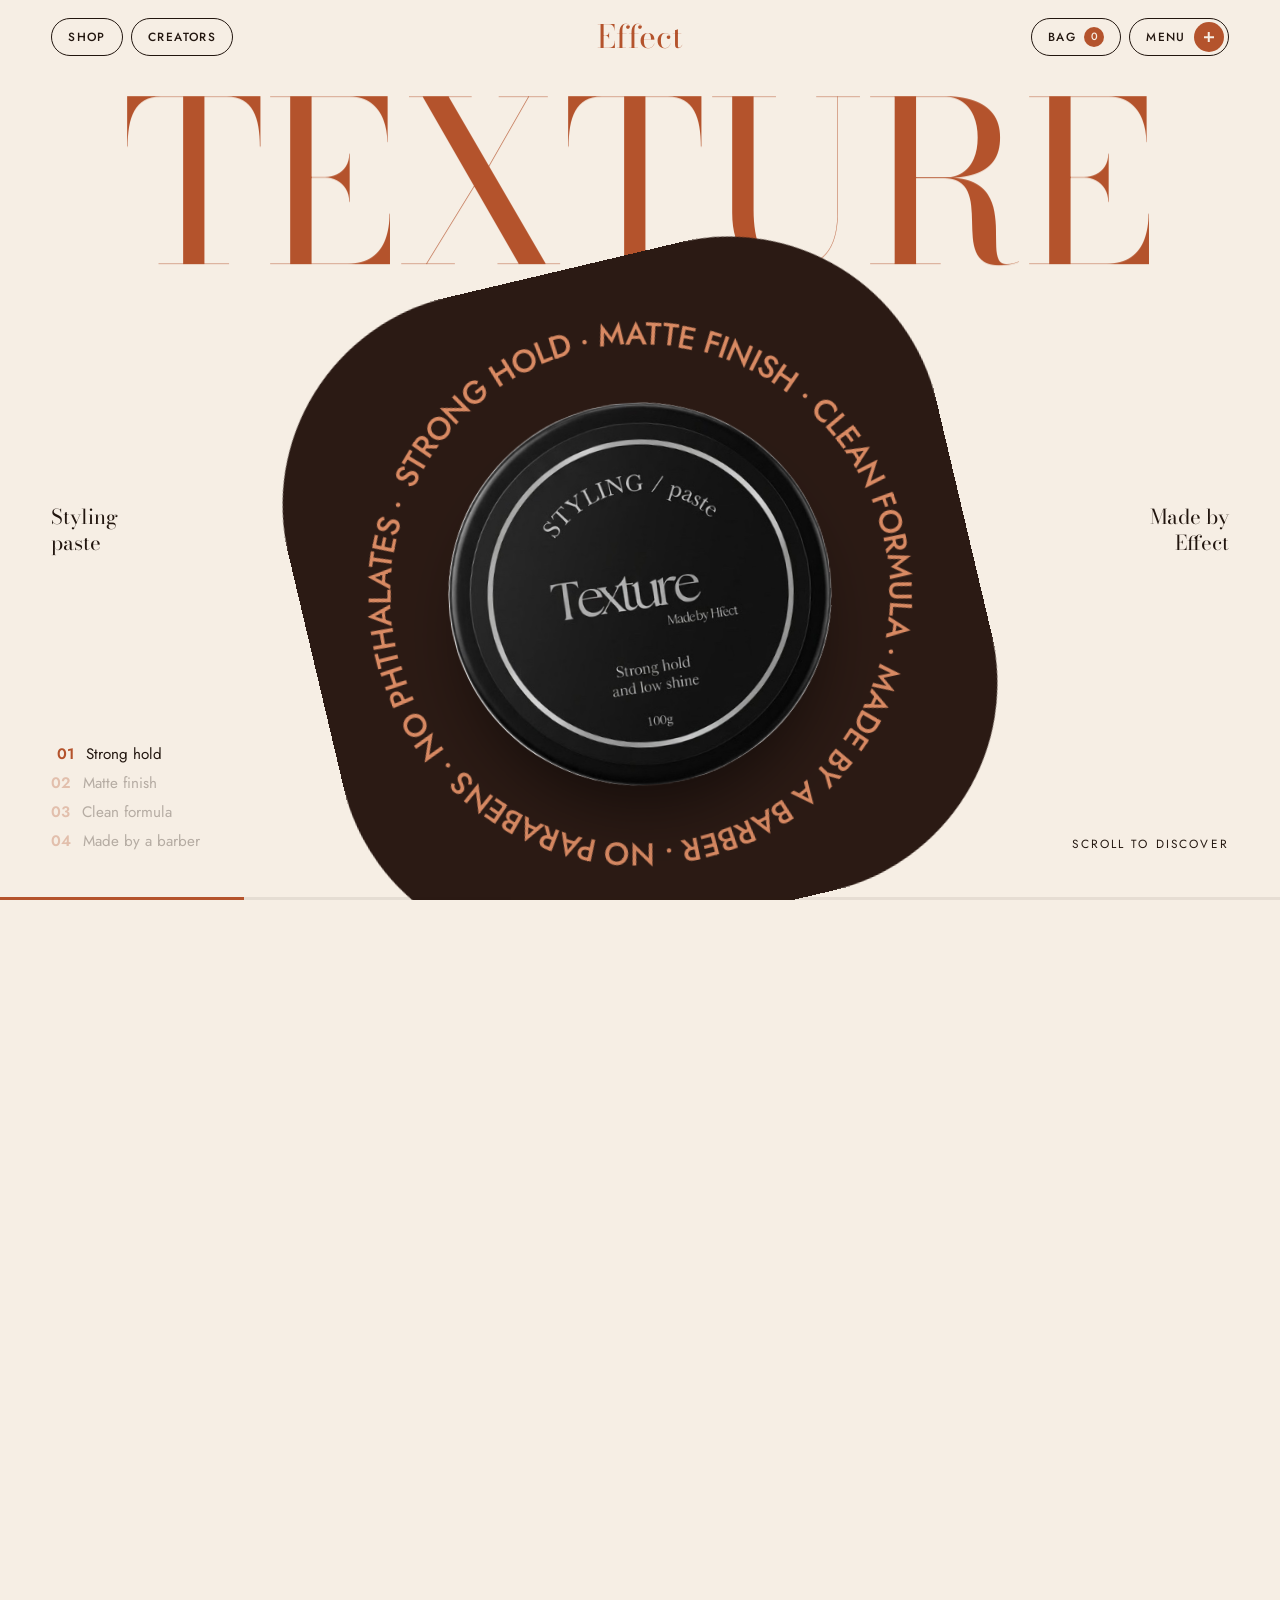
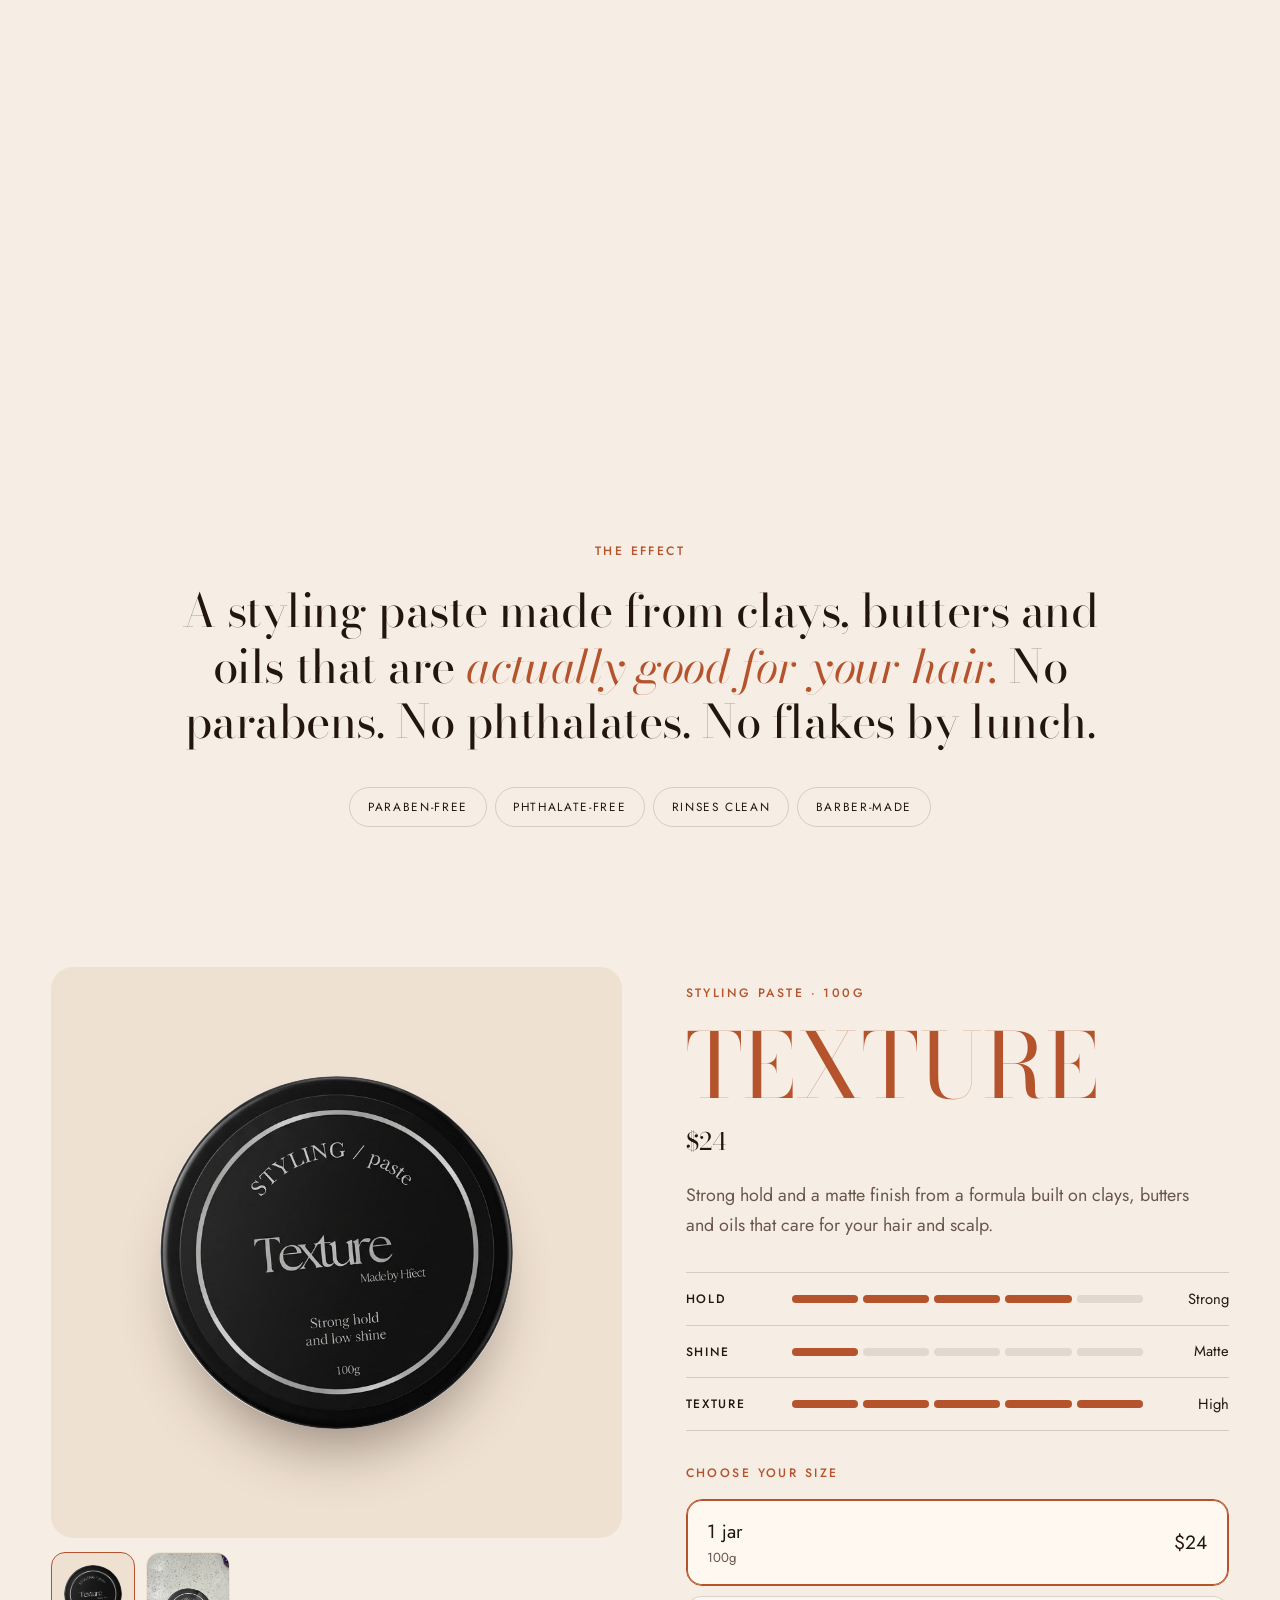
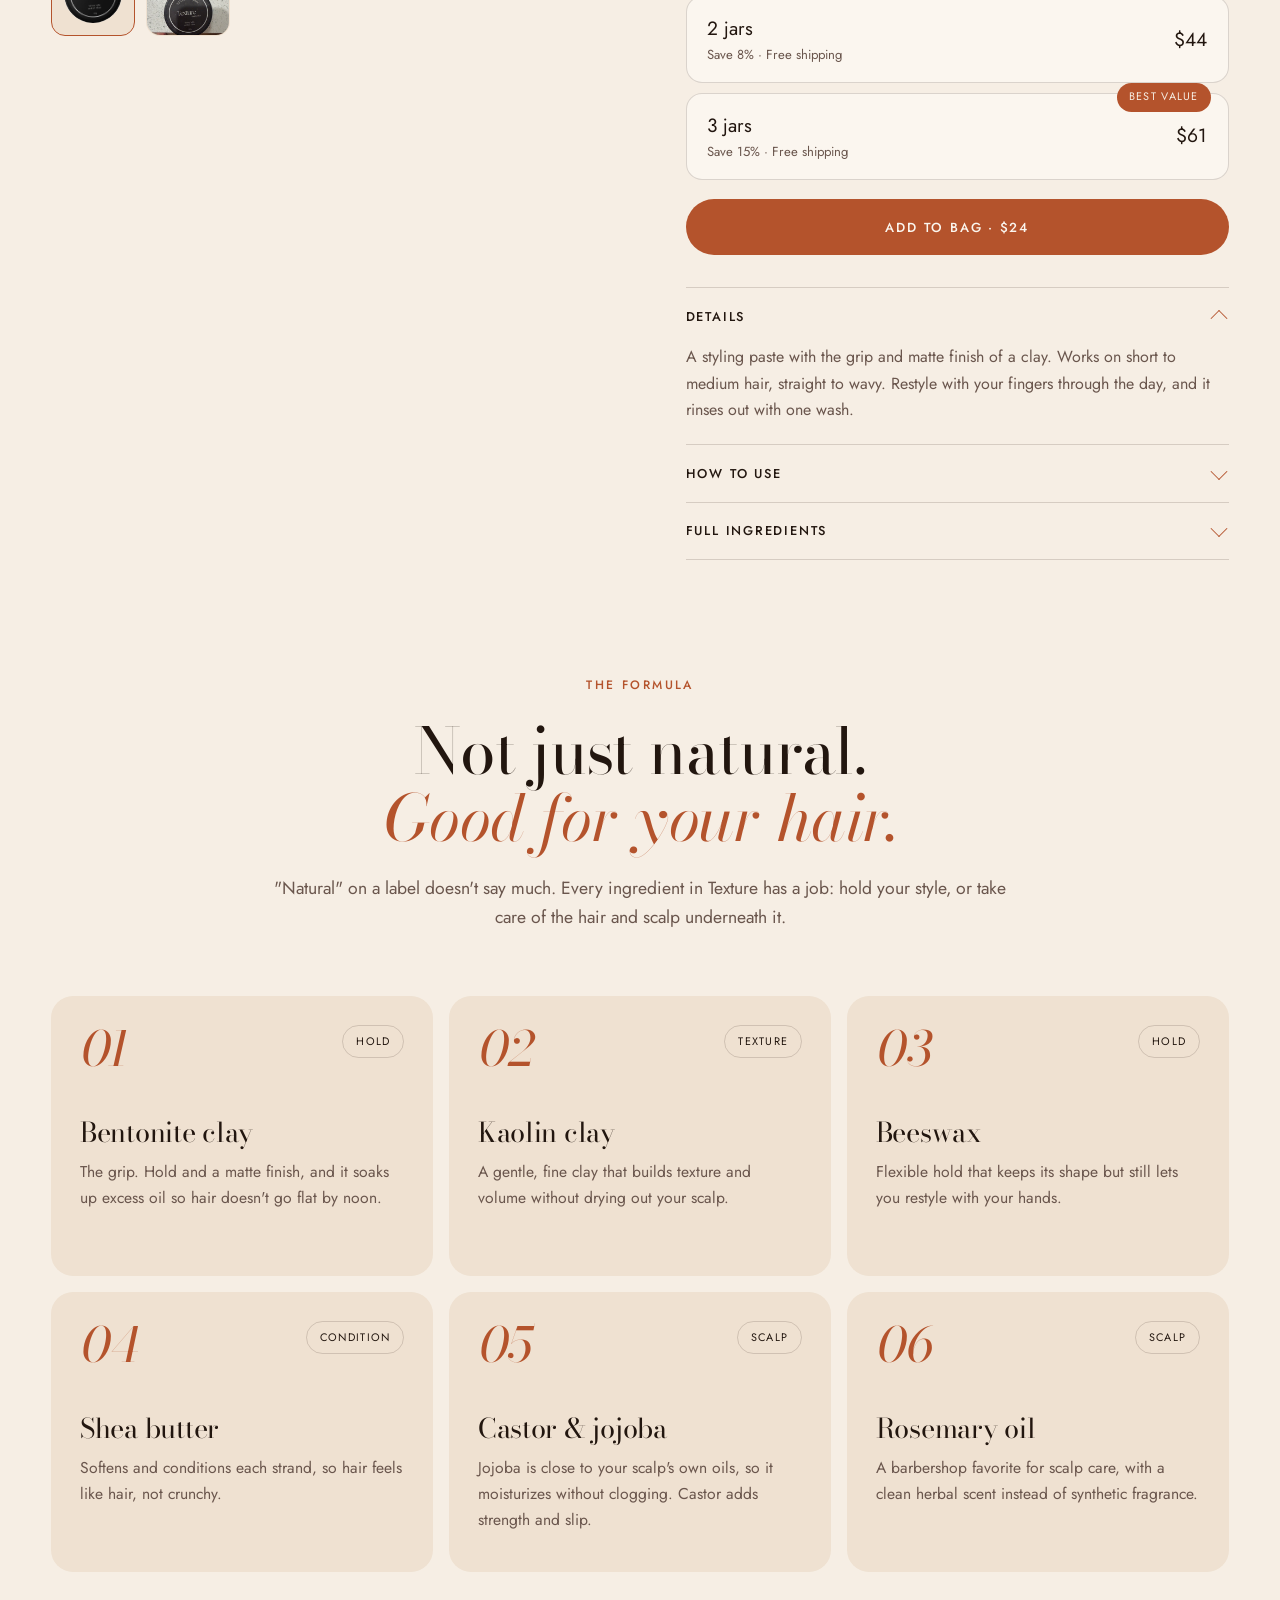
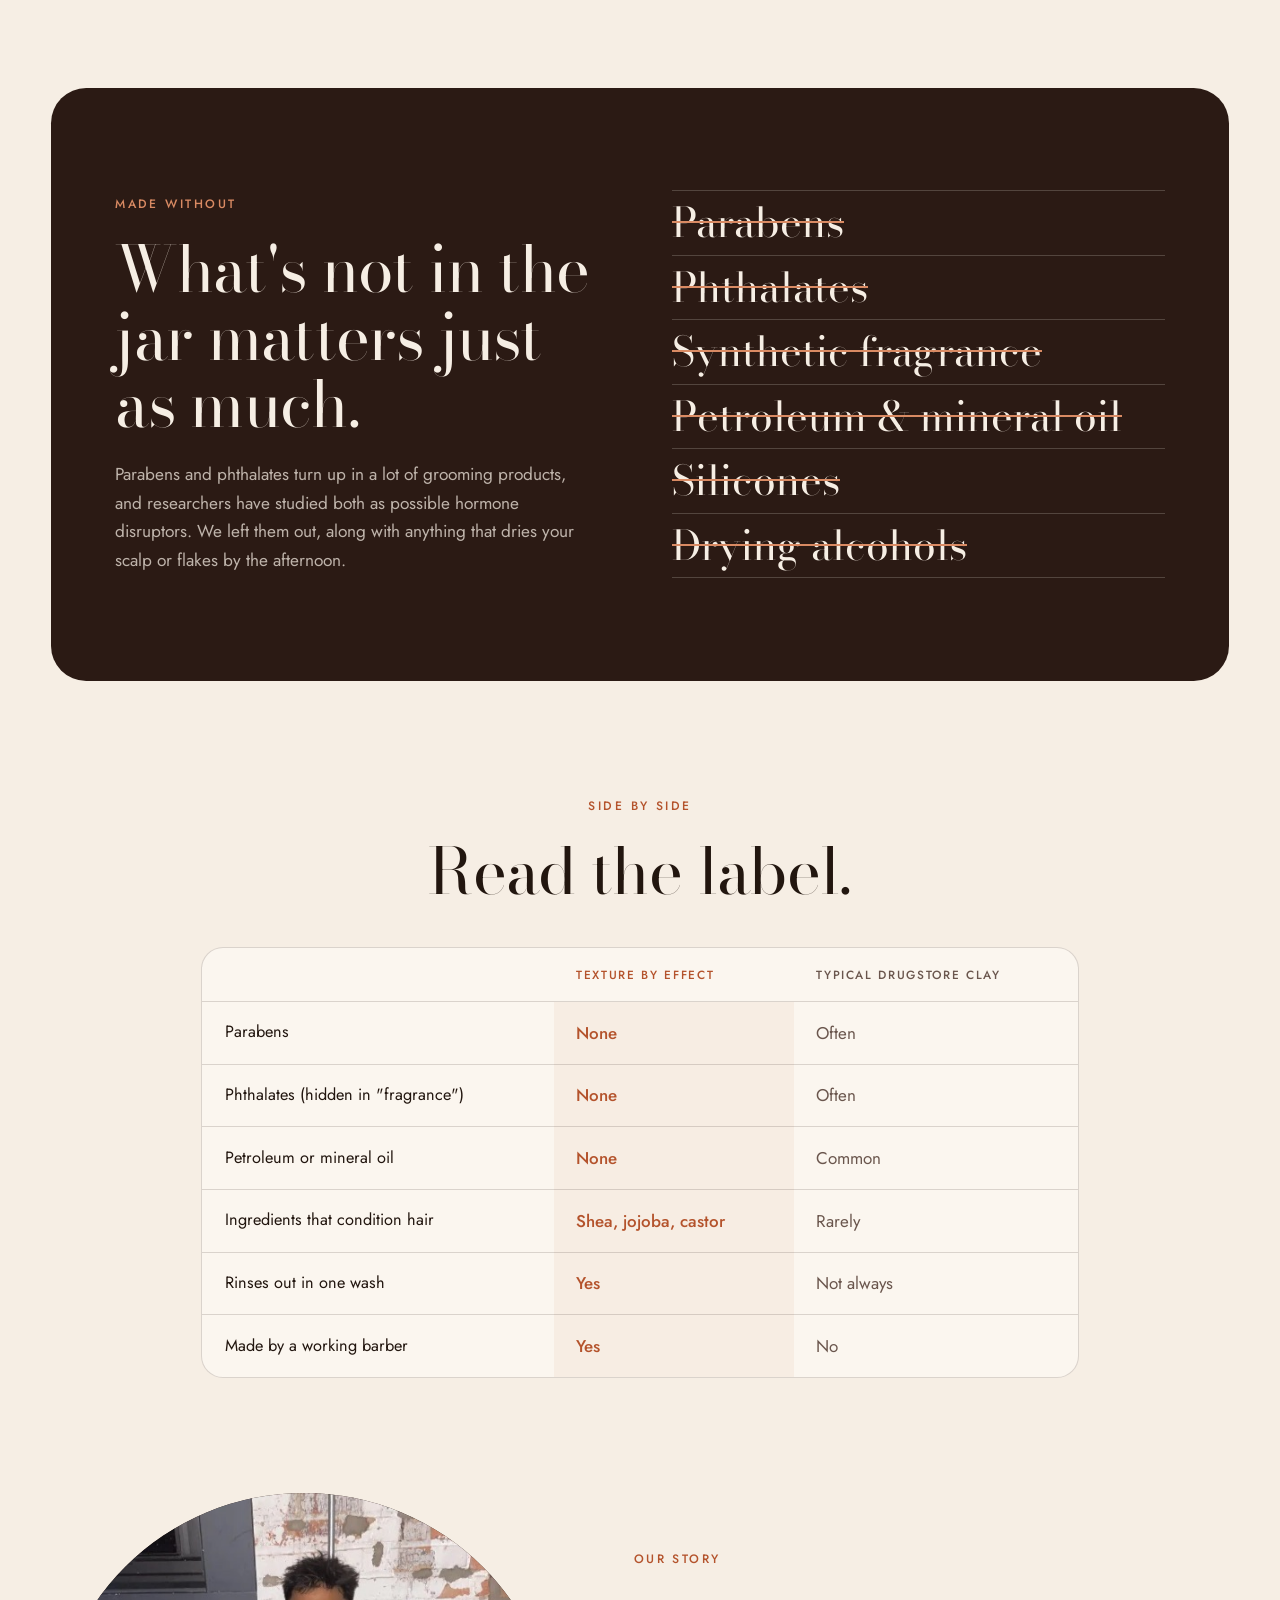
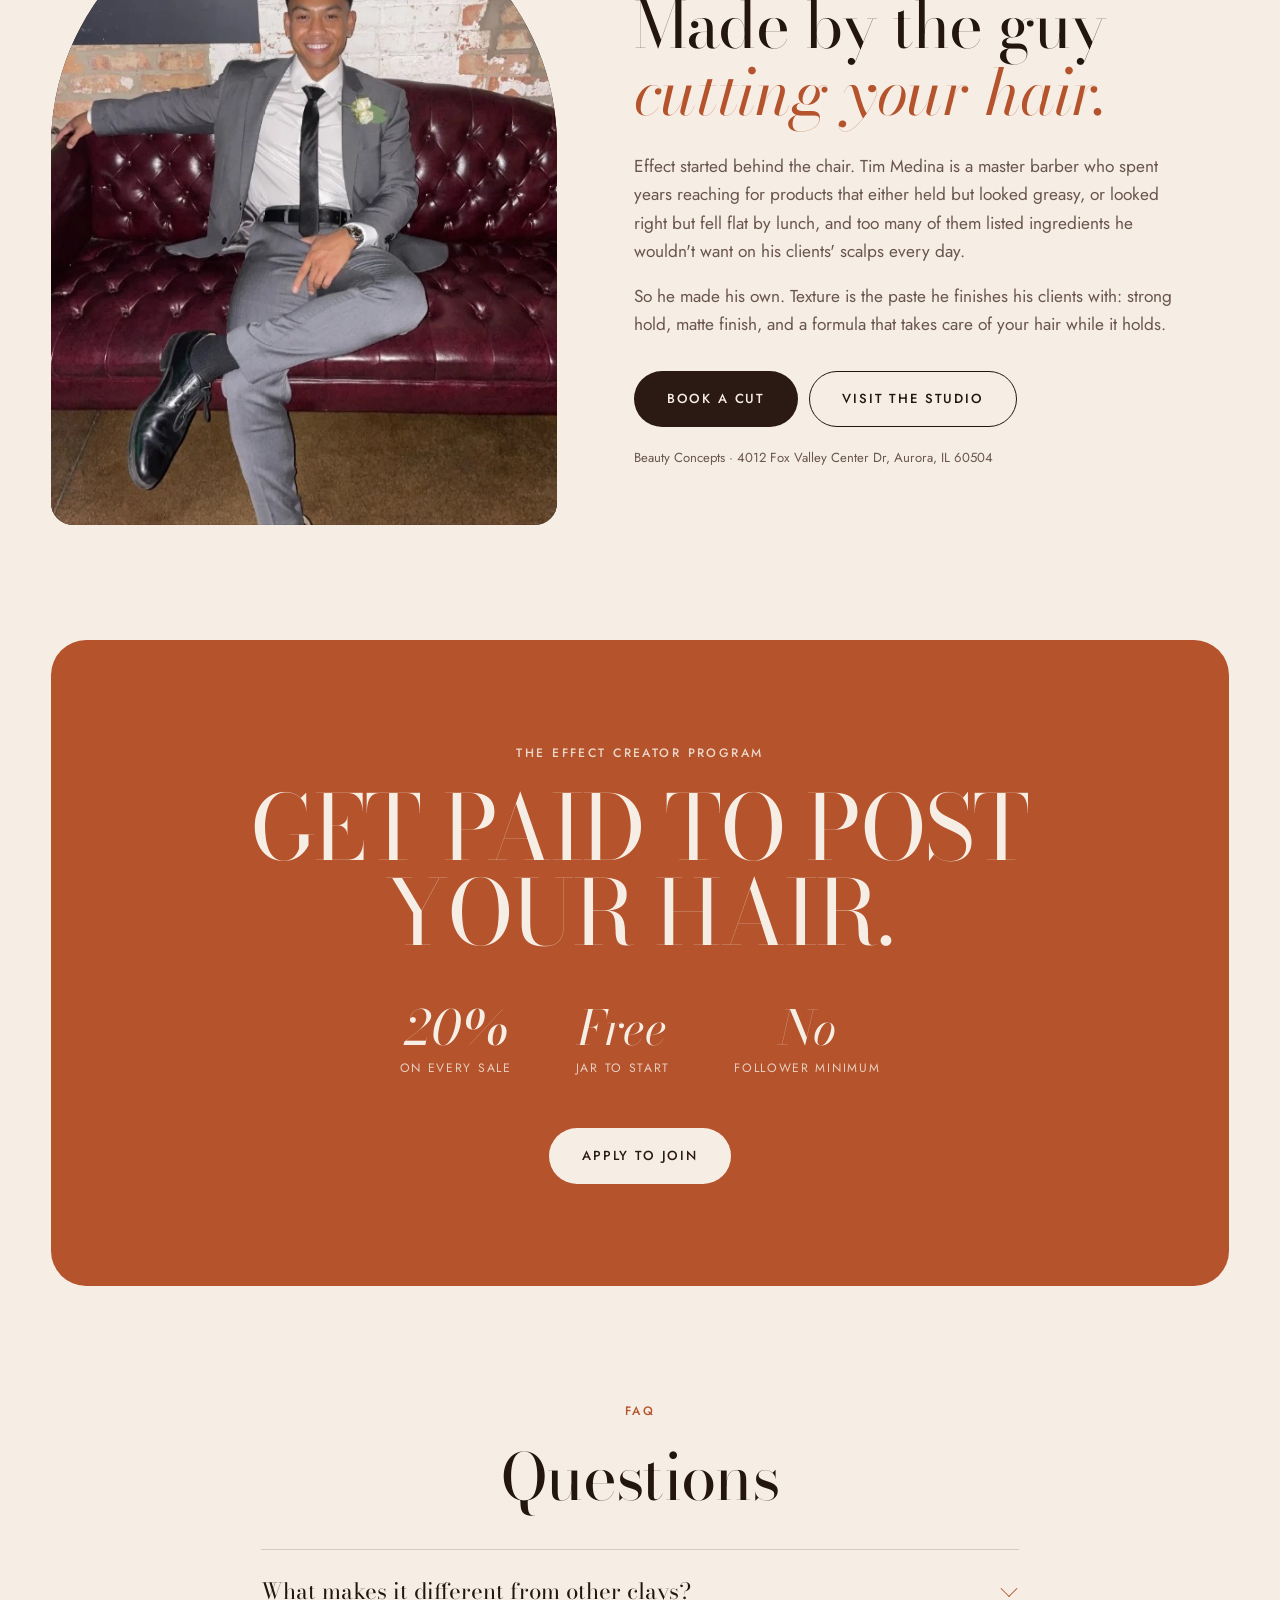
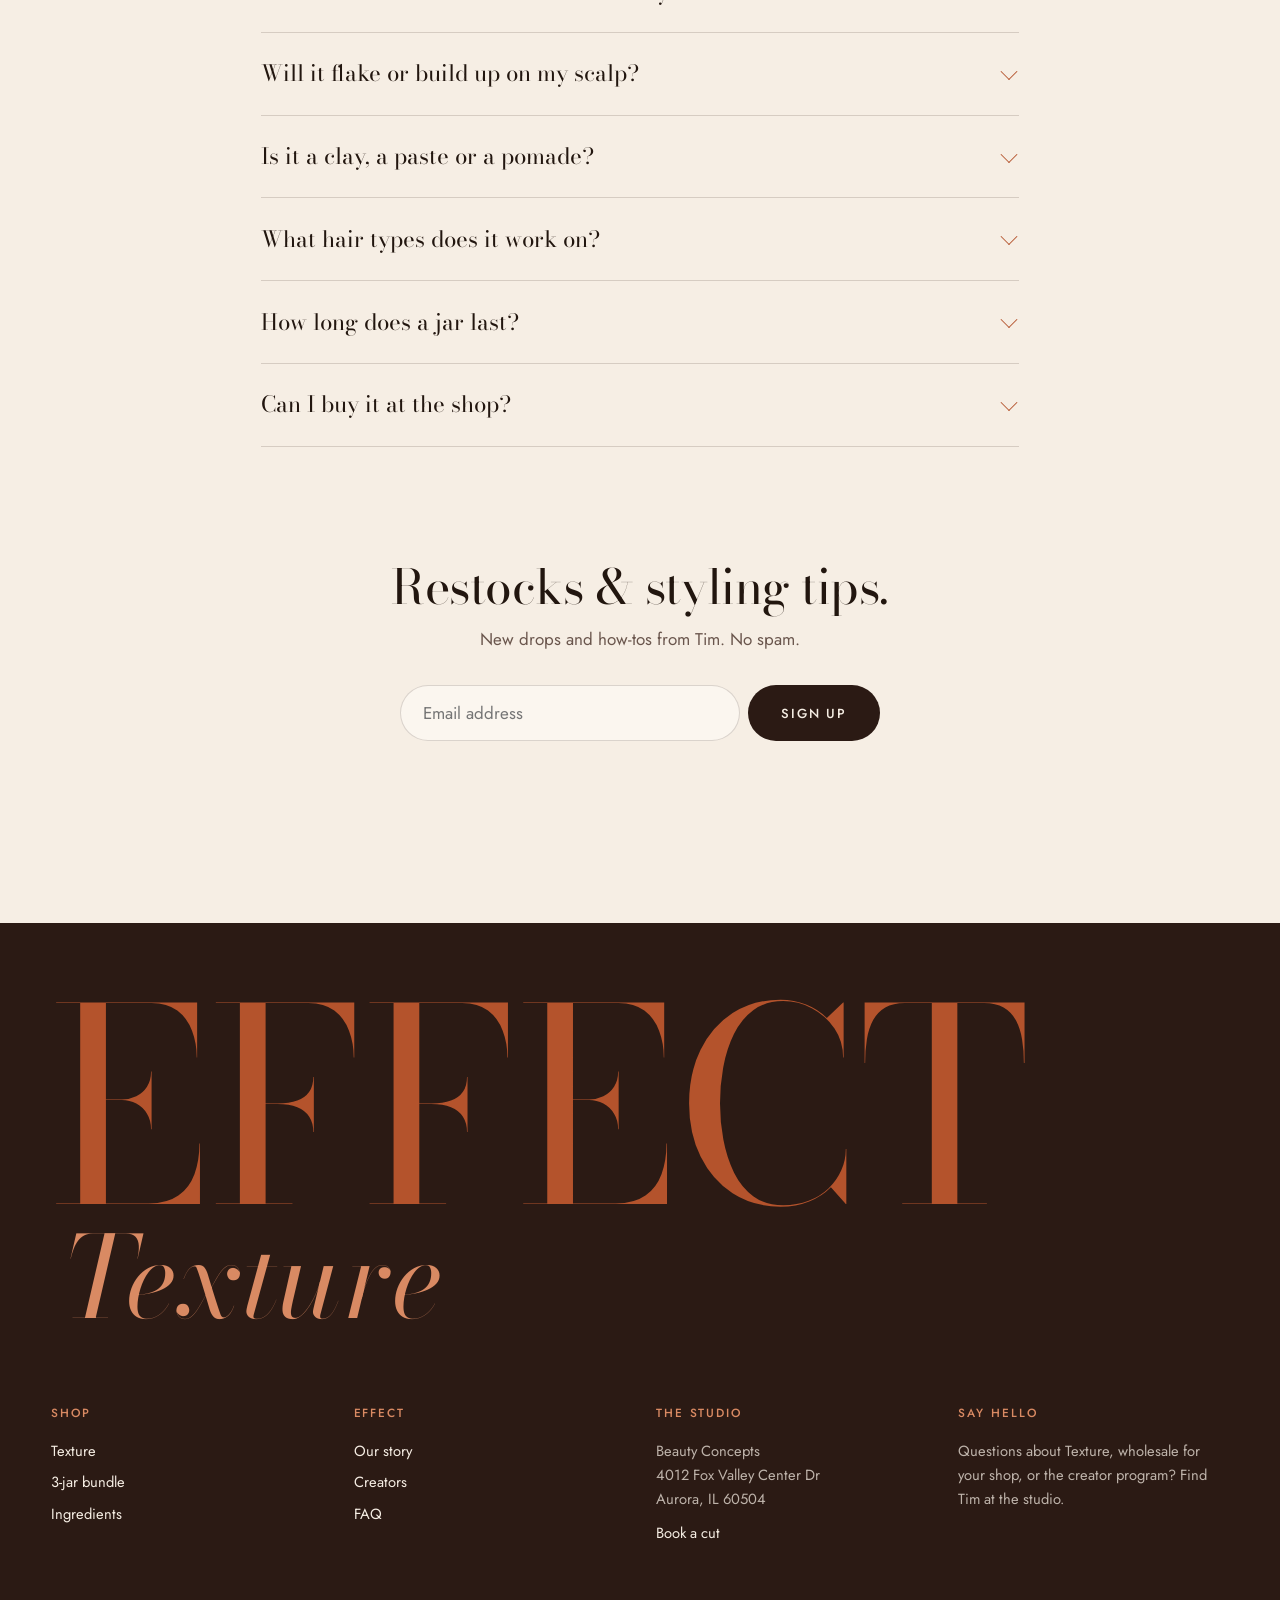
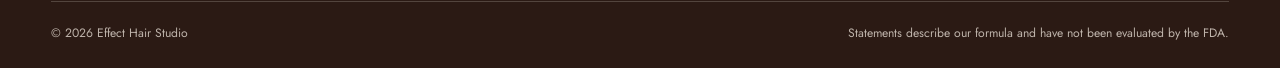
<file: site/index.html>
<!DOCTYPE html>
<html lang="en">
<head>
  <meta charset="UTF-8">
  <meta name="viewport" content="width=device-width, initial-scale=1.0">
  <title>Texture Styling Paste | Effect</title>
  <meta name="description" content="Texture styling paste by Effect. Strong hold, matte finish, made without parabens or phthalates. Created by master barber Tim Medina.">
  <meta property="og:title" content="Texture Styling Paste | Effect">
  <meta property="og:description" content="Strong hold, matte finish, and ingredients that are actually good for your hair. Made by a barber.">
  <meta property="og:image" content="images/texture-jar.jpg">
  <link rel="preconnect" href="https://fonts.googleapis.com">
  <link rel="preconnect" href="https://fonts.gstatic.com" crossorigin>
  <link href="https://fonts.googleapis.com/css2?family=Bodoni+Moda:ital,opsz,wght@0,6..96,400..700;1,6..96,400..700&family=Jost:wght@400;500;600&display=swap" rel="stylesheet">
  <link rel="stylesheet" href="css/styles.css?v=3">
</head>
<body>

  <header class="hdr">
    <div class="hdr-left">
      <a href="#shop" class="pill">Shop</a>
      <a href="creators.html" class="pill pill-hide-sm">Creators</a>
    </div>
    <a href="index.html" class="hdr-logo" aria-label="Effect home">Effect</a>
    <div class="hdr-right">
      <button class="pill cart-btn" aria-label="Open bag">Bag <span class="cart-count">0</span></button>
      <button class="pill pill-dot menu-btn" aria-expanded="false" aria-controls="menu"><span class="menu-label">Menu</span><i aria-hidden="true"></i></button>
    </div>
  </header>

  <nav class="menu" id="menu" aria-label="Main" hidden>
    <ol class="menu-list">
      <li><a href="#shop"><span>01</span>Shop</a></li>
      <li><a href="#formula"><span>02</span>Ingredients</a></li>
      <li><a href="#story"><span>03</span>Our story</a></li>
      <li><a href="creators.html"><span>04</span>Creators</a></li>
      <li><a href="#faq"><span>05</span>FAQ</a></li>
    </ol>
    <p class="menu-foot">Effect Hair Studio · Aurora, IL</p>
  </nav>

  <main id="top">

    <!-- Scroll hero: the jar spins over the rounded shape as you scroll.
         Frame mode still works: add data-frame-count / data-frame-path. -->
    <section class="hero" id="hero">
      <div class="hero-stage">
        <h1 class="hero-title"><span>Texture</span></h1>
        <p class="hero-side hero-side-l">Styling<br>paste</p>
        <p class="hero-side hero-side-r">Made by<br>Effect</p>

        <div class="hero-art">
          <div class="hero-shape" aria-hidden="true">
            <svg class="hero-ring" viewBox="0 0 400 400">
              <defs><path id="ring" d="M200,200 m-150,0 a150,150 0 1,1 300,0 a150,150 0 1,1 -300,0"/></defs>
              <text><textPath href="#ring" textLength="935" lengthAdjust="spacing">Strong hold · Matte finish · Clean formula · Made by a barber · No parabens · No phthalates ·</textPath></text>
            </svg>
          </div>
          <div class="hero-jar">
            <img class="fsh-canvas" src="images/jar-disc.jpg" alt="Effect Texture styling paste jar, 100g" draggable="false">
          </div>
        </div>

        <ol class="hero-steps" aria-hidden="true">
          <li class="is-on"><b>01</b> Strong hold</li>
          <li><b>02</b> Matte finish</li>
          <li><b>03</b> Clean formula</li>
          <li><b>04</b> Made by a barber</li>
        </ol>
        <p class="hero-hint">Scroll to discover</p>
        <div class="hero-progress"><span></span></div>
      </div>
    </section>

    <!-- Intro statement -->
    <section class="intro">
      <p class="label">The Effect</p>
      <p class="intro-text">A styling paste made from clays, butters and oils that are <em>actually good for your hair.</em> No parabens. No phthalates. No flakes by lunch.</p>
      <ul class="intro-tags">
        <li>Paraben-free</li><li>Phthalate-free</li><li>Rinses clean</li><li>Barber-made</li>
      </ul>
    </section>

    <!-- Product -->
    <section id="shop" class="pdp">
      <div class="pdp-gallery">
        <div class="pdp-main"><img class="pdp-main-img" src="images/jar-disc.jpg" alt="Texture styling paste, 100g jar"></div>
        <div class="pdp-thumbs">
          <button class="pdp-thumb is-active" data-src="images/jar-disc.jpg" data-fit="disc" aria-label="Studio photo"><img src="images/jar-disc.jpg" alt=""></button>
          <button class="pdp-thumb" data-src="images/texture-jar-phone.jpg" data-fit="photo" aria-label="Jar photo"><img src="images/texture-jar-phone.jpg" alt=""></button>
        </div>
      </div>

      <div class="pdp-info">
        <p class="label">Styling paste · 100g</p>
        <h2 class="pdp-title">Texture</h2>
        <p class="pdp-price"><span class="js-price">$24</span><s class="js-compare"></s></p>
        <p class="pdp-lede">Strong hold and a matte finish from a formula built on clays, butters and oils that care for your hair and scalp.</p>

        <dl class="meters">
          <div><dt>Hold</dt><dd class="meter" style="--n:4"><i></i><i></i><i></i><i></i><i></i></dd><dd class="meter-v">Strong</dd></div>
          <div><dt>Shine</dt><dd class="meter" style="--n:1"><i></i><i></i><i></i><i></i><i></i></dd><dd class="meter-v">Matte</dd></div>
          <div><dt>Texture</dt><dd class="meter" style="--n:5"><i></i><i></i><i></i><i></i><i></i></dd><dd class="meter-v">High</dd></div>
        </dl>

        <fieldset class="variants">
          <legend class="label">Choose your size</legend>
          <label class="variant">
            <input type="radio" name="variant" value="single" data-name="Texture · 1 jar" data-price="24" data-compare="" checked>
            <span class="variant-body"><span class="variant-name">1 jar</span><span class="variant-note">100g</span><span class="variant-price">$24</span></span>
          </label>
          <label class="variant">
            <input type="radio" name="variant" value="duo" data-name="Texture · 2 jars" data-price="44" data-compare="48">
            <span class="variant-body"><span class="variant-name">2 jars</span><span class="variant-note">Save 8% · Free shipping</span><span class="variant-price">$44</span></span>
          </label>
          <label class="variant" id="bundle">
            <input type="radio" name="variant" value="kit" data-name="Texture · 3 jars" data-price="61" data-compare="72">
            <span class="variant-body"><span class="variant-name">3 jars</span><span class="variant-note">Save 15% · Free shipping</span><span class="variant-price">$61</span></span>
            <span class="variant-flag">Best value</span>
          </label>
        </fieldset>

        <button class="btn btn-clay btn-block add-to-cart">Add to bag · <span class="js-btn-price">$24</span></button>

        <div class="pdp-acc">
          <details open>
            <summary>Details</summary>
            <p>A styling paste with the grip and matte finish of a clay. Works on short to medium hair, straight to wavy. Restyle with your fingers through the day, and it rinses out with one wash.</p>
          </details>
          <details>
            <summary>How to use</summary>
            <ol class="howto">
              <li>Start with dry or towel-dried hair.</li>
              <li>Warm a fingertip's worth between your palms.</li>
              <li>Rake it through from back to front, roots to ends.</li>
              <li>Twist and piece with your fingers. Add more for extra hold.</li>
            </ol>
          </details>
          <details>
            <summary>Full ingredients</summary>
            <!-- PLACEHOLDER: replace with Tim's actual ingredient list from the label -->
            <p>Bentonite clay, kaolin clay, beeswax, shea butter, castor oil, jojoba oil, rosemary oil.</p>
          </details>
        </div>
      </div>
    </section>

    <!-- Formula. PLACEHOLDER INGREDIENTS: swap for Tim's actual formula before launch. -->
    <section id="formula" class="formula">
      <div class="formula-head">
        <p class="label">The formula</p>
        <h2>Not just natural.<br><em>Good for your hair.</em></h2>
        <p>"Natural" on a label doesn't say much. Every ingredient in Texture has a job: hold your style, or take care of the hair and scalp underneath it.</p>
      </div>
      <ol class="ing-grid">
        <li><span class="ing-no">01</span><span class="ing-role">Hold</span><h3>Bentonite clay</h3><p>The grip. Hold and a matte finish, and it soaks up excess oil so hair doesn't go flat by noon.</p></li>
        <li><span class="ing-no">02</span><span class="ing-role">Texture</span><h3>Kaolin clay</h3><p>A gentle, fine clay that builds texture and volume without drying out your scalp.</p></li>
        <li><span class="ing-no">03</span><span class="ing-role">Hold</span><h3>Beeswax</h3><p>Flexible hold that keeps its shape but still lets you restyle with your hands.</p></li>
        <li><span class="ing-no">04</span><span class="ing-role">Condition</span><h3>Shea butter</h3><p>Softens and conditions each strand, so hair feels like hair, not crunchy.</p></li>
        <li><span class="ing-no">05</span><span class="ing-role">Scalp</span><h3>Castor &amp; jojoba</h3><p>Jojoba is close to your scalp's own oils, so it moisturizes without clogging. Castor adds strength and slip.</p></li>
        <li><span class="ing-no">06</span><span class="ing-role">Scalp</span><h3>Rosemary oil</h3><p>A barbershop favorite for scalp care, with a clean herbal scent instead of synthetic fragrance.</p></li>
      </ol>
    </section>

    <!-- Made without -->
    <section class="without">
      <div class="without-copy">
        <p class="label label-clay">Made without</p>
        <h2>What's not in the jar matters just as much.</h2>
        <p>Parabens and phthalates turn up in a lot of grooming products, and researchers have studied both as possible hormone disruptors. We left them out, along with anything that dries your scalp or flakes by the afternoon.</p>
      </div>
      <ul class="without-list">
        <li>Parabens</li>
        <li>Phthalates</li>
        <li>Synthetic fragrance</li>
        <li>Petroleum &amp; mineral oil</li>
        <li>Silicones</li>
        <li>Drying alcohols</li>
      </ul>
    </section>

    <!-- Comparison -->
    <section class="compare">
      <p class="label">Side by side</p>
      <h2>Read the label.</h2>
      <div class="table-wrap">
        <table>
          <thead>
            <tr><th scope="col"><span class="sr-only">Feature</span></th><th scope="col" class="us">Texture by Effect</th><th scope="col">Typical drugstore clay</th></tr>
          </thead>
          <tbody>
            <tr><th scope="row">Parabens</th><td class="us">None</td><td>Often</td></tr>
            <tr><th scope="row">Phthalates (hidden in "fragrance")</th><td class="us">None</td><td>Often</td></tr>
            <tr><th scope="row">Petroleum or mineral oil</th><td class="us">None</td><td>Common</td></tr>
            <tr><th scope="row">Ingredients that condition hair</th><td class="us">Shea, jojoba, castor</td><td>Rarely</td></tr>
            <tr><th scope="row">Rinses out in one wash</th><td class="us">Yes</td><td>Not always</td></tr>
            <tr><th scope="row">Made by a working barber</th><td class="us">Yes</td><td>No</td></tr>
          </tbody>
        </table>
      </div>
    </section>

    <!-- Story -->
    <section id="story" class="story">
      <div class="story-media">
        <img src="images/tim-medina.jpg" alt="Tim Medina, master barber and founder of Effect" loading="lazy">
      </div>
      <div class="story-copy">
        <p class="label">Our story</p>
        <h2>Made by the guy <em>cutting your hair.</em></h2>
        <p>Effect started behind the chair. Tim Medina is a master barber who spent years reaching for products that either held but looked greasy, or looked right but fell flat by lunch, and too many of them listed ingredients he wouldn't want on his clients' scalps every day.</p>
        <p>So he made his own. Texture is the paste he finishes his clients with: strong hold, matte finish, and a formula that takes care of your hair while it holds.</p>
        <div class="story-ctas">
          <a href="https://www.effecthairstudios.com/book" class="btn btn-dark" target="_blank" rel="noopener">Book a cut</a>
          <a href="https://www.effecthairstudios.com/" class="btn btn-ghost" target="_blank" rel="noopener">Visit the studio</a>
        </div>
        <p class="story-loc">Beauty Concepts · 4012 Fox Valley Center Dr, Aurora, IL 60504</p>
      </div>
    </section>

    <!-- Creators -->
    <section class="band">
      <p class="label label-cream">The Effect Creator Program</p>
      <h2>Get paid to post your hair.</h2>
      <ul class="band-stats">
        <li><strong>20%</strong><span>on every sale</span></li>
        <li><strong>Free</strong><span>jar to start</span></li>
        <li><strong>No</strong><span>follower minimum</span></li>
      </ul>
      <a href="creators.html" class="btn btn-cream">Apply to join</a>
    </section>

    <!-- FAQ -->
    <section id="faq" class="faq-wrap">
      <p class="label">FAQ</p>
      <h2>Questions</h2>
      <div class="faq">
        <details>
          <summary>What makes it different from other clays?</summary>
          <p>Most styling products only think about hold. Texture is made from ingredients that also condition your hair and scalp, and it's made without parabens, phthalates, petroleum or silicones.</p>
        </details>
        <details>
          <summary>Will it flake or build up on my scalp?</summary>
          <p>No. It's made to rinse out with one wash using regular shampoo, so nothing builds up on your scalp or turns into white flakes during the day.</p>
        </details>
        <details>
          <summary>Is it a clay, a paste or a pomade?</summary>
          <p>A styling paste with a clay-like matte finish: the grip of a clay, the easy spread of a paste, and none of the wet shine of a pomade.</p>
        </details>
        <details>
          <summary>What hair types does it work on?</summary>
          <p>Short to medium hair, straight to wavy. Great for textured crops, quiffs, messy fringes and side parts. Thick hair may need a little more.</p>
        </details>
        <details>
          <summary>How long does a jar last?</summary>
          <p>With daily use, most people get about two to three months out of a 100g jar.</p>
        </details>
        <details>
          <summary>Can I buy it at the shop?</summary>
          <p>Yes. Ask Tim at your next appointment at Beauty Concepts in Aurora, IL.</p>
        </details>
      </div>
    </section>

    <section class="newsletter">
      <h2>Restocks &amp; styling tips.</h2>
      <p>New drops and how-tos from Tim. No spam.</p>
      <form class="news-form">
        <label for="email" class="sr-only">Email address</label>
        <input id="email" type="email" placeholder="Email address" required>
        <button class="btn btn-dark" type="submit">Sign up</button>
      </form>
      <p class="news-msg" role="status"></p>
    </section>

  </main>

  <footer class="footer">
    <p class="footer-mark" aria-hidden="true">EFFECT<em>Texture</em></p>
    <div class="footer-grid">
      <div>
        <h4>Shop</h4>
        <a href="#shop">Texture</a>
        <a href="#bundle">3-jar bundle</a>
        <a href="#formula">Ingredients</a>
      </div>
      <div>
        <h4>Effect</h4>
        <a href="#story">Our story</a>
        <a href="creators.html">Creators</a>
        <a href="#faq">FAQ</a>
      </div>
      <div>
        <h4>The studio</h4>
        <p>Beauty Concepts<br>4012 Fox Valley Center Dr<br>Aurora, IL 60504</p>
        <a href="https://www.effecthairstudios.com/book" target="_blank" rel="noopener">Book a cut</a>
      </div>
      <div>
        <h4>Say hello</h4>
        <p>Questions about Texture, wholesale for your shop, or the creator program? Find Tim at the studio.</p>
      </div>
    </div>
    <div class="footer-bottom">
      <p>&copy; <span id="year"></span> Effect Hair Studio</p>
      <p>Statements describe our formula and have not been evaluated by the FDA.</p>
    </div>
  </footer>

  <div class="overlay" hidden></div>
  <aside class="cart" aria-label="Your bag" aria-hidden="true">
    <div class="cart-head">
      <h3>Your bag <span class="cart-items-label">(0)</span></h3>
      <button class="cart-close" aria-label="Close bag">×</button>
    </div>
    <div class="cart-ship">
      <p class="ship-msg">Add 2 jars for free shipping</p>
      <div class="ship-bar"><span></span></div>
    </div>
    <ul class="cart-list"></ul>
    <div class="cart-foot">
      <div class="cart-total"><span>Subtotal</span><strong class="cart-sum">$0</strong></div>
      <button class="btn btn-clay btn-block checkout">Checkout</button>
      <p class="cart-note"></p>
    </div>
  </aside>

  <script src="js/main.js?v=3"></script>
</body>
</html>
</file>
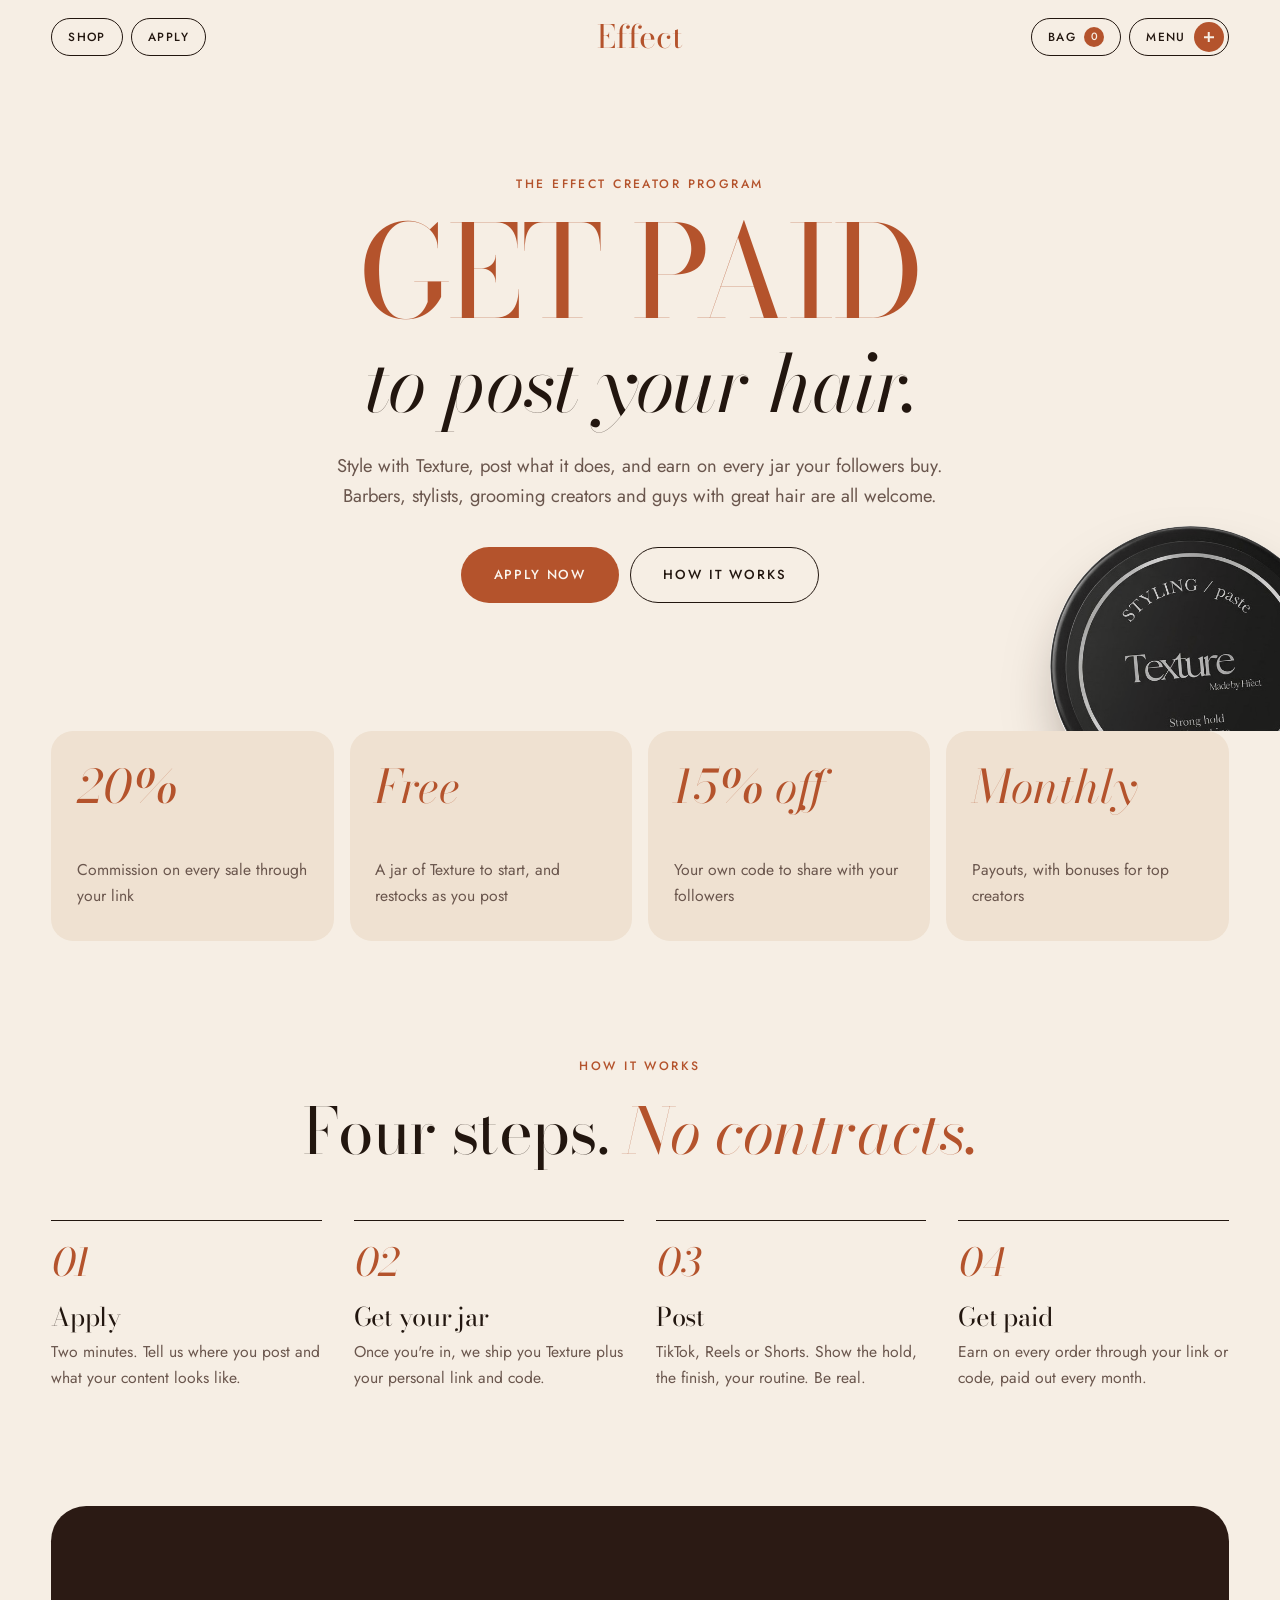
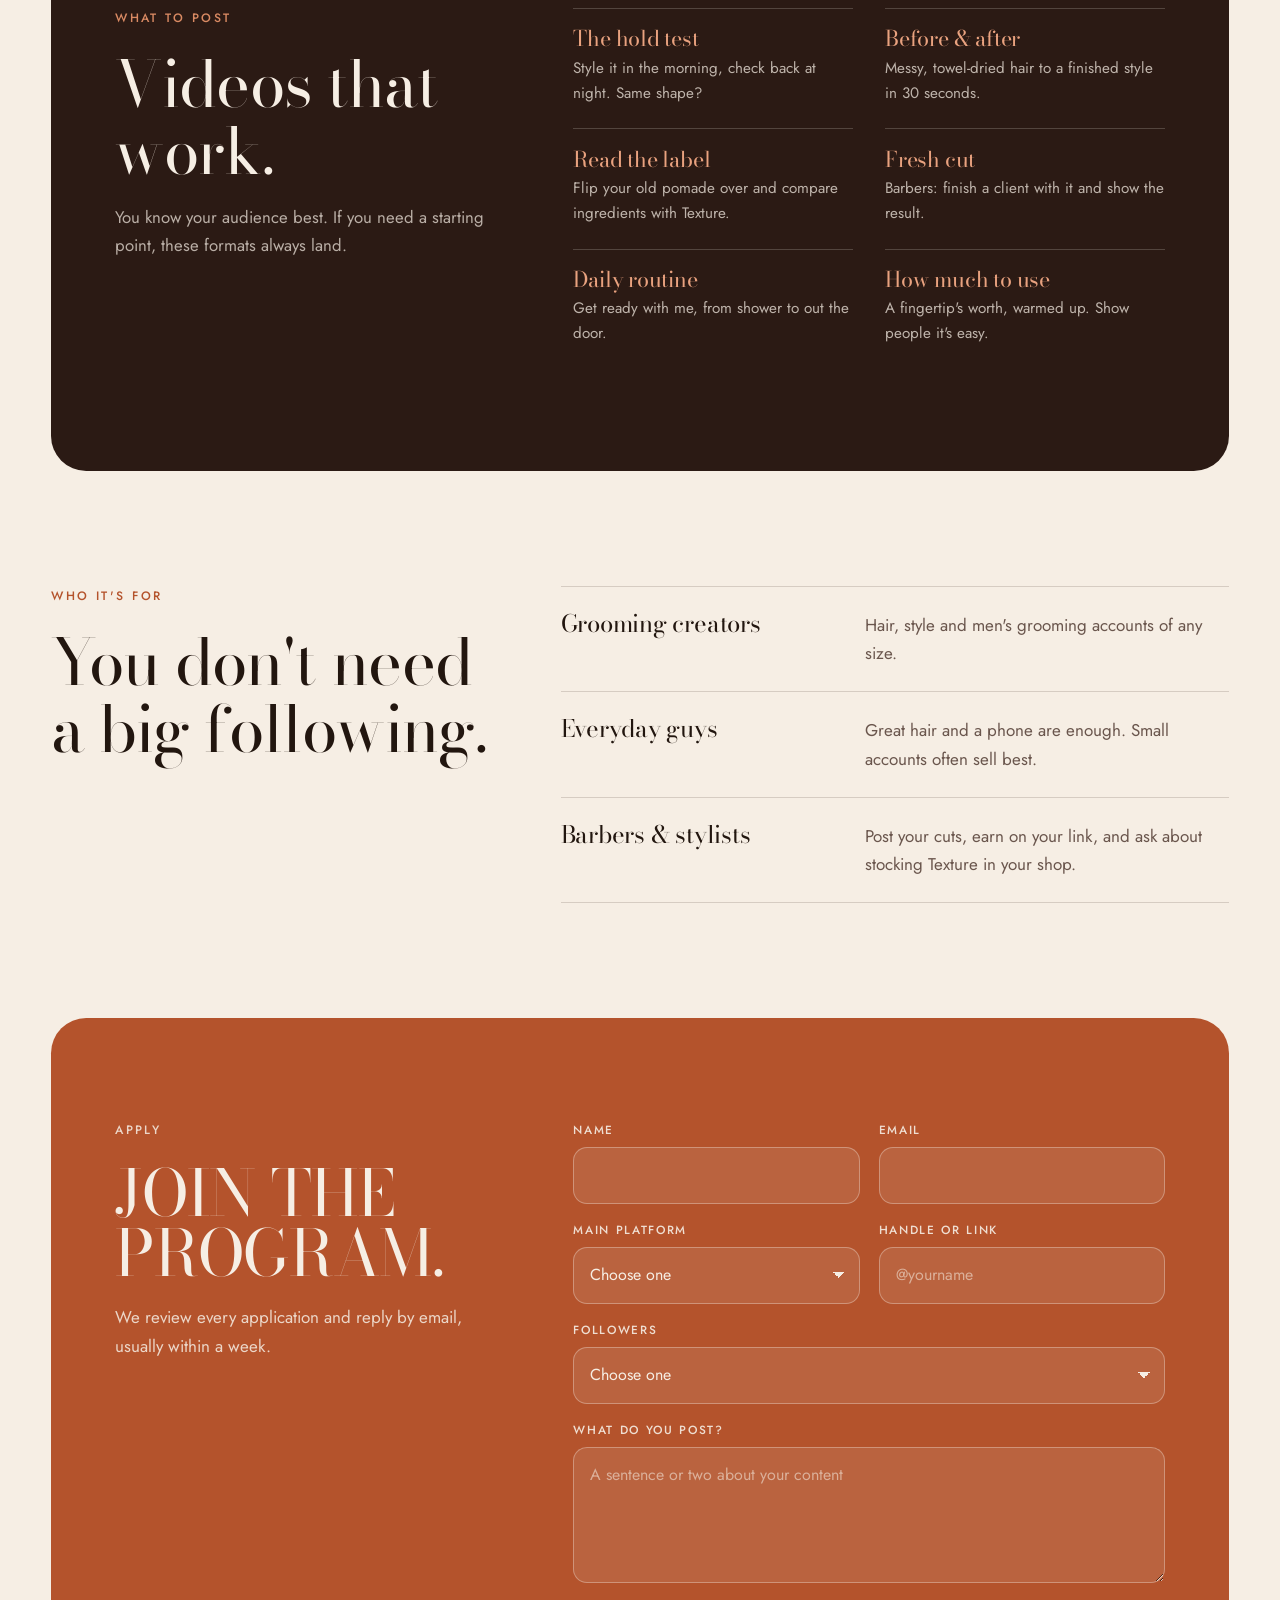
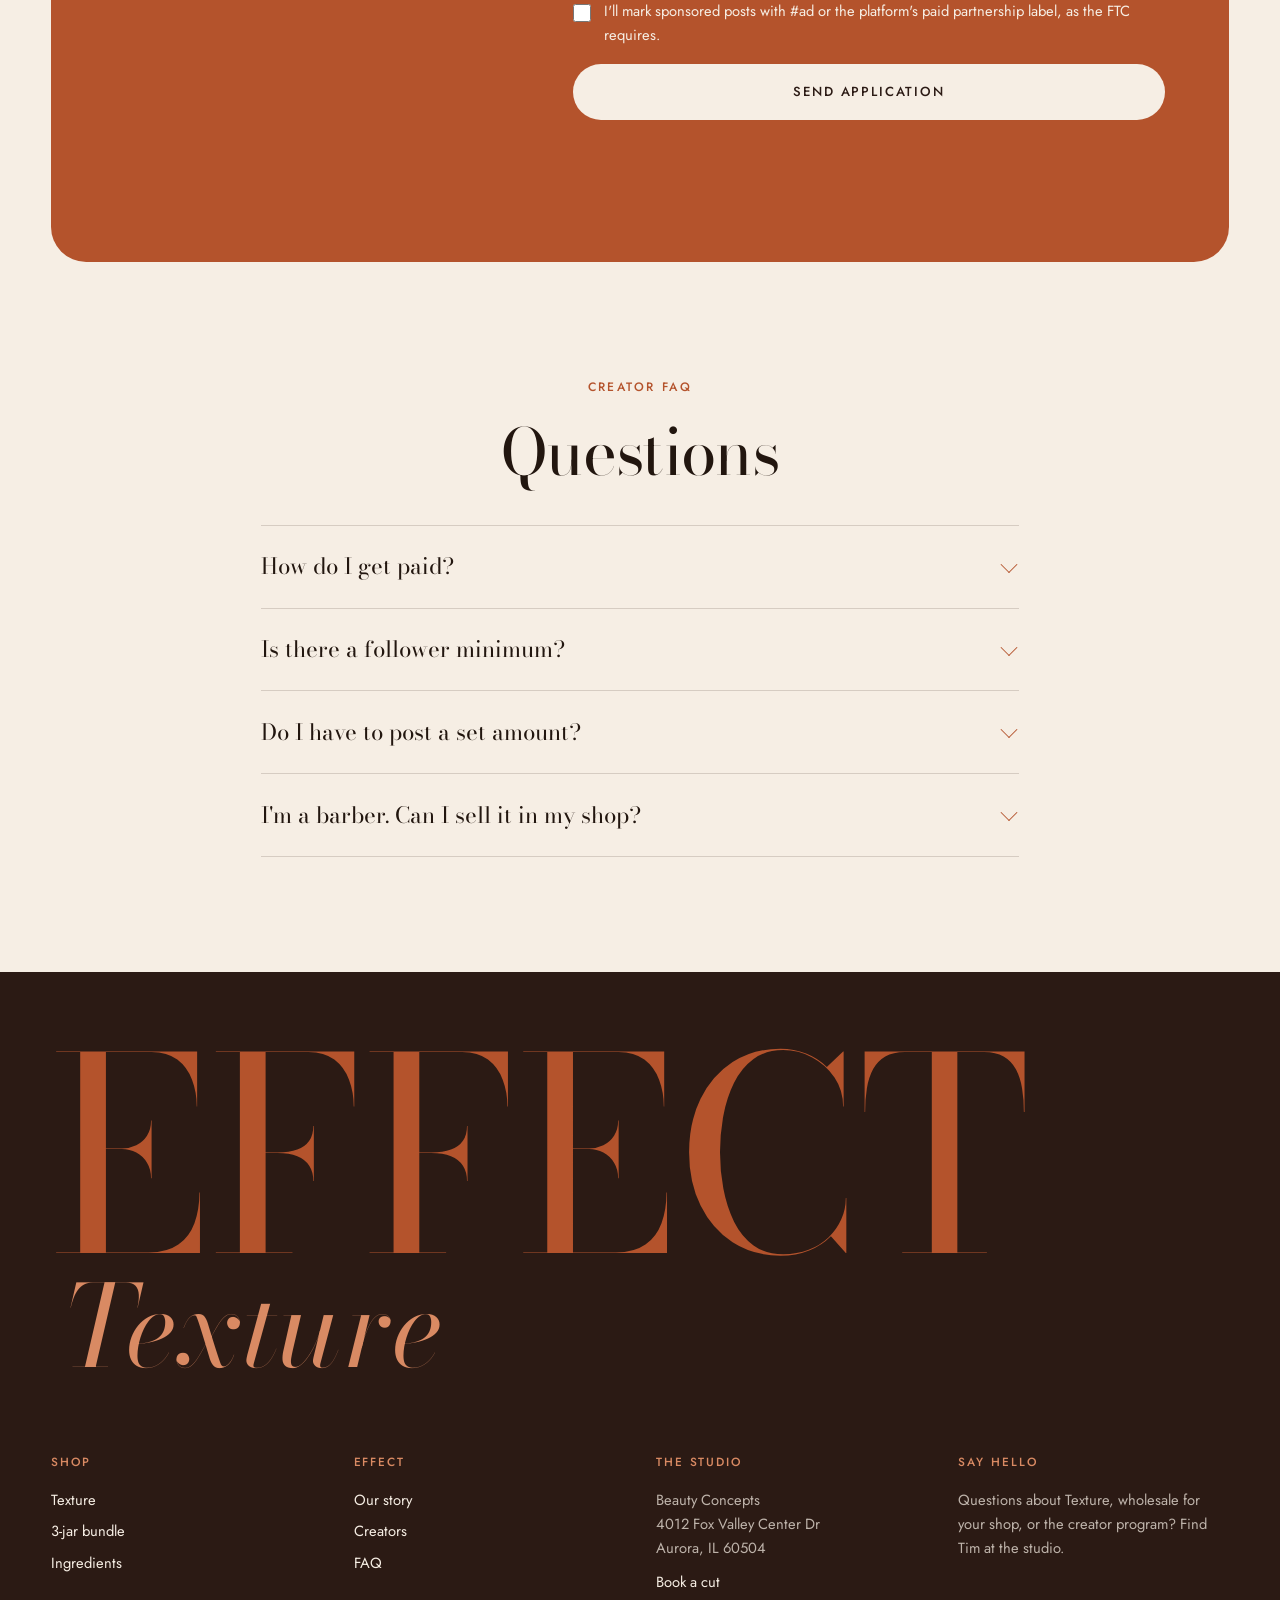
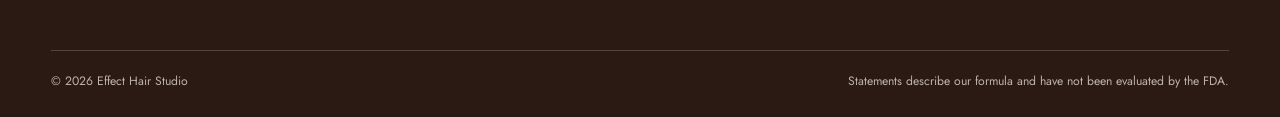
<file: site/creators.html>
<!DOCTYPE html>
<html lang="en">
<head>
  <meta charset="UTF-8">
  <meta name="viewport" content="width=device-width, initial-scale=1.0">
  <title>Creator Program | Effect</title>
  <meta name="description" content="Join the Effect Creator Program. Get a free jar of Texture, post your hair, and earn commission on every sale.">
  <link rel="preconnect" href="https://fonts.googleapis.com">
  <link rel="preconnect" href="https://fonts.gstatic.com" crossorigin>
  <link href="https://fonts.googleapis.com/css2?family=Bodoni+Moda:ital,opsz,wght@0,6..96,400..700;1,6..96,400..700&family=Jost:wght@400;500;600&display=swap" rel="stylesheet">
  <link rel="stylesheet" href="css/styles.css?v=3">
</head>
<body class="page-creators">

  <header class="hdr">
    <div class="hdr-left">
      <a href="index.html#shop" class="pill">Shop</a>
      <a href="#apply" class="pill pill-hide-sm">Apply</a>
    </div>
    <a href="index.html" class="hdr-logo" aria-label="Effect home">Effect</a>
    <div class="hdr-right">
      <button class="pill cart-btn" aria-label="Open bag">Bag <span class="cart-count">0</span></button>
      <button class="pill pill-dot menu-btn" aria-expanded="false" aria-controls="menu"><span class="menu-label">Menu</span><i aria-hidden="true"></i></button>
    </div>
  </header>

  <nav class="menu" id="menu" aria-label="Main" hidden>
    <ol class="menu-list">
      <li><a href="index.html#shop"><span>01</span>Shop</a></li>
      <li><a href="index.html#formula"><span>02</span>Ingredients</a></li>
      <li><a href="index.html#story"><span>03</span>Our story</a></li>
      <li><a href="creators.html"><span>04</span>Creators</a></li>
      <li><a href="index.html#faq"><span>05</span>FAQ</a></li>
    </ol>
    <p class="menu-foot">Effect Hair Studio · Aurora, IL</p>
  </nav>

  <main>

    <!-- PLACEHOLDER TERMS: commission rate, discount and payout schedule are suggestions. Confirm with Tim. -->
    <section class="c-hero">
      <p class="label">The Effect Creator Program</p>
      <h1 class="c-title">Get paid<br><em>to post your hair.</em></h1>
      <p class="c-lede">Style with Texture, post what it does, and earn on every jar your followers buy. Barbers, stylists, grooming creators and guys with great hair are all welcome.</p>
      <div class="c-ctas">
        <a href="#apply" class="btn btn-clay">Apply now</a>
        <a href="#how" class="btn btn-ghost">How it works</a>
      </div>
      <div class="c-jar" aria-hidden="true"><img src="images/jar-disc.jpg" alt=""></div>
    </section>

    <section class="c-perks">
      <ul>
        <li><strong>20%</strong><span>Commission on every sale through your link</span></li>
        <li><strong>Free</strong><span>A jar of Texture to start, and restocks as you post</span></li>
        <li><strong>15% off</strong><span>Your own code to share with your followers</span></li>
        <li><strong>Monthly</strong><span>Payouts, with bonuses for top creators</span></li>
      </ul>
    </section>

    <section id="how" class="c-how">
      <p class="label">How it works</p>
      <h2>Four steps. <em>No contracts.</em></h2>
      <ol class="c-steps">
        <li><span>01</span><h3>Apply</h3><p>Two minutes. Tell us where you post and what your content looks like.</p></li>
        <li><span>02</span><h3>Get your jar</h3><p>Once you're in, we ship you Texture plus your personal link and code.</p></li>
        <li><span>03</span><h3>Post</h3><p>TikTok, Reels or Shorts. Show the hold, the finish, your routine. Be real.</p></li>
        <li><span>04</span><h3>Get paid</h3><p>Earn on every order through your link or code, paid out every month.</p></li>
      </ol>
    </section>

    <section class="c-ideas">
      <div class="c-ideas-head">
        <p class="label label-clay">What to post</p>
        <h2>Videos that work.</h2>
        <p>You know your audience best. If you need a starting point, these formats always land.</p>
      </div>
      <ul class="c-idea-list">
        <li><h3>The hold test</h3><p>Style it in the morning, check back at night. Same shape?</p></li>
        <li><h3>Before &amp; after</h3><p>Messy, towel-dried hair to a finished style in 30 seconds.</p></li>
        <li><h3>Read the label</h3><p>Flip your old pomade over and compare ingredients with Texture.</p></li>
        <li><h3>Fresh cut</h3><p>Barbers: finish a client with it and show the result.</p></li>
        <li><h3>Daily routine</h3><p>Get ready with me, from shower to out the door.</p></li>
        <li><h3>How much to use</h3><p>A fingertip's worth, warmed up. Show people it's easy.</p></li>
      </ul>
    </section>

    <section class="c-who">
      <div>
        <p class="label">Who it's for</p>
        <h2>You don't need a big following.</h2>
      </div>
      <ul class="c-who-list">
        <li><h3>Grooming creators</h3><p>Hair, style and men's grooming accounts of any size.</p></li>
        <li><h3>Everyday guys</h3><p>Great hair and a phone are enough. Small accounts often sell best.</p></li>
        <li><h3>Barbers &amp; stylists</h3><p>Post your cuts, earn on your link, and ask about stocking Texture in your shop.</p></li>
      </ul>
    </section>

    <section id="apply" class="c-apply">
      <div class="c-apply-head">
        <p class="label label-cream">Apply</p>
        <h2>Join the program.</h2>
        <p>We review every application and reply by email, usually within a week.</p>
      </div>

      <!-- data-netlify makes this form collect submissions automatically when hosted on Netlify -->
      <form class="apply-form" name="creator-apply" method="POST" data-netlify="true" netlify-honeypot="company">
        <input type="hidden" name="form-name" value="creator-apply">
        <p class="hp"><label>Leave this empty <input name="company"></label></p>
        <div class="field">
          <label for="a-name">Name</label>
          <input id="a-name" name="name" autocomplete="name" required>
        </div>
        <div class="field">
          <label for="a-email">Email</label>
          <input id="a-email" name="email" type="email" autocomplete="email" required>
        </div>
        <div class="field">
          <label for="a-platform">Main platform</label>
          <select id="a-platform" name="platform" required>
            <option value="">Choose one</option>
            <option>TikTok</option>
            <option>Instagram</option>
            <option>YouTube</option>
            <option>I'm a barber or stylist</option>
            <option>Other</option>
          </select>
        </div>
        <div class="field">
          <label for="a-handle">Handle or link</label>
          <input id="a-handle" name="handle" placeholder="@yourname" required>
        </div>
        <div class="field field-wide">
          <label for="a-size">Followers</label>
          <select id="a-size" name="followers" required>
            <option value="">Choose one</option>
            <option>Under 1,000</option>
            <option>1,000 to 10,000</option>
            <option>10,000 to 100,000</option>
            <option>100,000+</option>
          </select>
        </div>
        <div class="field field-wide">
          <label for="a-about">What do you post?</label>
          <textarea id="a-about" name="about" rows="4" placeholder="A sentence or two about your content"></textarea>
        </div>
        <label class="check field-wide">
          <input type="checkbox" name="disclosure" required>
          <span>I'll mark sponsored posts with #ad or the platform's paid partnership label, as the FTC requires.</span>
        </label>
        <button class="btn btn-cream field-wide" type="submit">Send application</button>
        <p class="apply-msg field-wide" role="status"></p>
      </form>
    </section>

    <section class="faq-wrap">
      <p class="label">Creator FAQ</p>
      <h2>Questions</h2>
      <div class="faq">
        <details>
          <summary>How do I get paid?</summary>
          <p>Every creator gets a personal link and discount code. Sales through either are tracked automatically and paid out monthly.</p>
        </details>
        <details>
          <summary>Is there a follower minimum?</summary>
          <p>No. Smaller accounts often have the most engaged followers. We look at how real and consistent your content is, not the number.</p>
        </details>
        <details>
          <summary>Do I have to post a set amount?</summary>
          <p>No quotas. Creators who post regularly earn the most, and our most active creators get bonuses and free restocks.</p>
        </details>
        <details>
          <summary>I'm a barber. Can I sell it in my shop?</summary>
          <p>Yes. Apply and choose "I'm a barber or stylist," and we'll follow up about wholesale pricing.</p>
        </details>
      </div>
    </section>

  </main>

  <footer class="footer">
    <p class="footer-mark" aria-hidden="true">EFFECT<em>Texture</em></p>
    <div class="footer-grid">
      <div>
        <h4>Shop</h4>
        <a href="index.html#shop">Texture</a>
        <a href="index.html#bundle">3-jar bundle</a>
        <a href="index.html#formula">Ingredients</a>
      </div>
      <div>
        <h4>Effect</h4>
        <a href="index.html#story">Our story</a>
        <a href="creators.html">Creators</a>
        <a href="index.html#faq">FAQ</a>
      </div>
      <div>
        <h4>The studio</h4>
        <p>Beauty Concepts<br>4012 Fox Valley Center Dr<br>Aurora, IL 60504</p>
        <a href="https://www.effecthairstudios.com/book" target="_blank" rel="noopener">Book a cut</a>
      </div>
      <div>
        <h4>Say hello</h4>
        <p>Questions about Texture, wholesale for your shop, or the creator program? Find Tim at the studio.</p>
      </div>
    </div>
    <div class="footer-bottom">
      <p>&copy; <span id="year"></span> Effect Hair Studio</p>
      <p>Statements describe our formula and have not been evaluated by the FDA.</p>
    </div>
  </footer>

  <div class="overlay" hidden></div>
  <aside class="cart" aria-label="Your bag" aria-hidden="true">
    <div class="cart-head">
      <h3>Your bag <span class="cart-items-label">(0)</span></h3>
      <button class="cart-close" aria-label="Close bag">×</button>
    </div>
    <div class="cart-ship">
      <p class="ship-msg">Add 2 jars for free shipping</p>
      <div class="ship-bar"><span></span></div>
    </div>
    <ul class="cart-list"></ul>
    <div class="cart-foot">
      <div class="cart-total"><span>Subtotal</span><strong class="cart-sum">$0</strong></div>
      <button class="btn btn-clay btn-block checkout">Checkout</button>
      <p class="cart-note"></p>
    </div>
  </aside>

  <script src="js/main.js?v=3"></script>
</body>
</html>
</file>
<file: site/css/styles.css>
/* Effect · Texture
   Warm cream ground, terracotta "clay" accent, espresso darks.
   One typeface (Bodoni Moda, matching the jar label), big uppercase display,
   spaced-caps labels, pill controls, rounded panels. */

:root {
  --cream: #f6eee4;
  --cream-2: #fbf6ef;
  --peach: #efe1d1;
  --clay: #b4532c;
  --clay-dk: #93411f;
  --espresso: #2b1a14;
  --ink: #22160f;
  --muted: #6a564d;
  --line: rgba(43, 26, 20, .16);
  --line-lt: rgba(246, 238, 228, .2);
  --serif: "Bodoni Moda", "Didot", Georgia, serif;
  --sans: "Jost", "Avenir Next", "Helvetica Neue", Arial, sans-serif;
  --r: 22px;
  --max: 1320px;
  --gut: clamp(16px, 4vw, 56px);
}

* { box-sizing: border-box; margin: 0; padding: 0; }
html { scroll-behavior: smooth; }
body {
  font-family: var(--sans); color: var(--ink); background: var(--cream);
  font-size: 17px; line-height: 1.65; -webkit-font-smoothing: antialiased; overflow-x: hidden;
}
img { display: block; max-width: 100%; }
a { color: inherit; }
h1, h2, h3,
.hdr-logo, .intro-text, .menu-list a, .footer-mark, .ing-no, .band-stats strong, .c-perks strong,
.c-steps span, .without-list li, .pdp-price, .faq summary, .hero-side { font-family: var(--serif); }
h1, h2, h3 { font-weight: 400; line-height: 1.05; letter-spacing: -.01em; }
h2 { font-size: clamp(2.2rem, 5vw, 4rem); }
em { font-style: italic; }
.sr-only { position: absolute; width: 1px; height: 1px; overflow: hidden; clip: rect(0 0 0 0); white-space: nowrap; }

.label {
  font-size: .76rem; font-weight: 500; letter-spacing: .2em; text-transform: uppercase;
  color: var(--clay); margin-bottom: 1.4rem;
}
.label-clay { color: #d98a63; }
.label-cream { color: var(--cream); opacity: .85; }

/* Buttons & pills */
.btn {
  display: inline-flex; align-items: center; justify-content: center; gap: .4em;
  min-height: 56px; padding: 0 2rem; border-radius: 999px; border: 1px solid transparent;
  font: 500 .82rem/1 var(--sans); letter-spacing: .14em; text-transform: uppercase; text-decoration: none;
  cursor: pointer; transition: background .25s, color .25s, border-color .25s;
}
.btn-clay { background: var(--clay); color: var(--cream-2); }
.btn-clay:hover { background: var(--clay-dk); }
.btn-dark { background: var(--espresso); color: var(--cream); }
.btn-dark:hover { background: var(--clay); }
.btn-ghost { border-color: var(--ink); color: var(--ink); background: transparent; }
.btn-ghost:hover { background: var(--ink); color: var(--cream); }
.btn-cream { background: var(--cream); color: var(--espresso); }
.btn-cream:hover { background: var(--espresso); color: var(--cream); }
.btn-sm { min-height: 44px; padding: 0 1.3rem; }
.btn-block { width: 100%; }

.pill {
  display: inline-flex; align-items: center; gap: .5rem; height: 38px; padding: 0 1rem;
  border: 1px solid currentColor; border-radius: 999px; background: transparent; color: inherit;
  font: 500 .74rem/1 var(--sans); letter-spacing: .12em; text-transform: uppercase; text-decoration: none; cursor: pointer;
  transition: background .25s, color .25s;
}
.pill:hover { background: var(--ink); color: var(--cream); border-color: var(--ink); }
.pill-dot { padding-right: 4px; }
.pill-dot i {
  width: 30px; height: 30px; border-radius: 50%; background: var(--clay); position: relative; flex: none;
}
.pill-dot i::before, .pill-dot i::after {
  content: ""; position: absolute; left: 50%; top: 50%; width: 10px; height: 1.5px; background: var(--cream);
  transform: translate(-50%, -50%); transition: transform .3s;
}
.pill-dot i::after { transform: translate(-50%, -50%) rotate(90deg); }
.menu-btn[aria-expanded="true"] i::before { transform: translate(-50%, -50%) rotate(45deg); }
.menu-btn[aria-expanded="true"] i::after { transform: translate(-50%, -50%) rotate(135deg); }
.cart-count {
  min-width: 20px; height: 20px; padding: 0 5px; border-radius: 999px; background: var(--clay); color: var(--cream);
  display: inline-grid; place-items: center; font-size: .66rem; letter-spacing: 0;
}
.cart-btn.bump { animation: bump .4s; }
@keyframes bump { 50% { transform: scale(1.08); } }

/* Header */
.hdr {
  position: fixed; top: 0; left: 0; right: 0; z-index: 60;
  display: grid; grid-template-columns: 1fr auto 1fr; align-items: center;
  padding: 18px var(--gut); color: var(--ink); transition: background .35s, color .35s, padding .35s;
}
.hdr.is-scrolled { background: rgba(246, 238, 228, .88); backdrop-filter: blur(12px); -webkit-backdrop-filter: blur(12px); padding-top: 12px; padding-bottom: 12px; }
.hdr-left, .hdr-right { display: flex; gap: .5rem; align-items: center; }
.hdr-right { justify-content: flex-end; }
.hdr-logo {
  font-size: 2rem; line-height: 1; text-decoration: none; color: var(--clay); letter-spacing: -.01em;
}
body.menu-open .hdr { background: transparent; backdrop-filter: none; color: var(--cream); }
body.menu-open .hdr-logo { color: var(--cream); }
body.menu-open .pill:hover { background: var(--cream); color: var(--clay); border-color: var(--cream); }
body.menu-open .pill-dot i { background: var(--espresso); }

/* Fullscreen menu */
.menu {
  position: fixed; inset: 0; z-index: 55; background: var(--clay); color: var(--cream);
  display: flex; flex-direction: column; justify-content: center; padding: 110px var(--gut) 40px;
  opacity: 0; transition: opacity .35s;
}
.menu.is-open { opacity: 1; }
.menu-list { list-style: none; max-width: var(--max); width: 100%; margin: 0 auto; }
.menu-list li { border-top: 1px solid var(--line-lt); }
.menu-list li:last-child { border-bottom: 1px solid var(--line-lt); }
.menu-list a {
  display: flex; align-items: baseline; gap: 1.5rem; padding: .5rem 0; text-decoration: none;
  font-size: clamp(2.4rem, 7vw, 5.5rem); line-height: 1.1; text-transform: uppercase; letter-spacing: .01em;
  transition: padding .3s, color .3s;
}
.menu-list a:hover { padding-left: 1.2rem; color: var(--espresso); }
.menu-list span { font-family: var(--sans); font-size: .8rem; letter-spacing: .12em; opacity: .7; }
.menu-foot { max-width: var(--max); width: 100%; margin: 2rem auto 0; font-size: .78rem; letter-spacing: .16em; text-transform: uppercase; opacity: .75; }

/* ---------- Hero ---------- */
.hero { position: relative; height: 400vh; }
.hero-stage { position: sticky; top: 0; height: 100vh; height: 100svh; overflow: hidden; background: var(--cream); }

.hero-title {
  position: absolute; left: 0; right: 0; top: calc(84px + 2vh); z-index: 1; text-align: center;
  font-size: clamp(4.4rem, 17.5vw, 18rem); line-height: .82; letter-spacing: .01em; text-transform: uppercase;
  color: var(--clay); will-change: transform;
}
.hero-side {
  position: absolute; z-index: 3; top: 56%; font-size: clamp(1rem, 1.6vw, 1.45rem); line-height: 1.25; color: var(--ink);
}
.hero-side-l { left: var(--gut); }
.hero-side-r { right: var(--gut); text-align: right; }

.hero-art {
  position: absolute; z-index: 2; left: 50%; top: 66%;
  width: min(74vh, 88vw); aspect-ratio: 1; transform: translate(-50%, -50%);
}
.hero-shape {
  position: absolute; inset: 0; border-radius: 32%; background: var(--espresso);
  will-change: transform;
}
.hero-ring { position: absolute; inset: 0; width: 100%; height: 100%; }
.hero-ring text {
  font-family: var(--sans); font-weight: 500; font-size: 19px; letter-spacing: .1em; text-transform: uppercase; fill: #d98a63;
}
.hero-jar { position: absolute; inset: 21%; will-change: transform; }
.hero-jar img {
  width: 100%; height: 100%; border-radius: 50%; object-fit: cover;
  box-shadow: 0 40px 70px -20px rgba(0, 0, 0, .55), 0 0 0 1px rgba(255, 255, 255, .04);
  user-select: none; -webkit-user-drag: none;
}

.hero-steps {
  list-style: none; position: absolute; z-index: 3; left: var(--gut); bottom: 46px;
  display: grid; gap: .25rem; font-size: .95rem;
}
.hero-steps li { opacity: .3; transition: opacity .4s, transform .4s; }
.hero-steps li.is-on { opacity: 1; transform: translateX(6px); }
.hero-steps b { font-weight: 600; color: var(--clay); margin-right: .4rem; }
.hero-hint {
  position: absolute; z-index: 3; right: var(--gut); bottom: 46px;
  font-size: .74rem; letter-spacing: .18em; text-transform: uppercase; color: var(--ink); transition: opacity .4s;
}
.hero-hint.is-hidden { opacity: 0; }
.hero-progress { position: absolute; left: 0; right: 0; bottom: 0; height: 3px; z-index: 3; background: rgba(43,26,20,.08); }
.hero-progress span { display: block; height: 100%; width: 0; background: var(--clay); }

/* ---------- Intro ---------- */
.intro { max-width: 1040px; margin: 0 auto; padding: clamp(5rem, 11vw, 9rem) var(--gut) clamp(3rem, 6vw, 5rem); text-align: center; }
.intro-text { font-size: clamp(1.7rem, 3.6vw, 3rem); line-height: 1.2; letter-spacing: -.01em; }
.intro-text em { color: var(--clay); }
.intro-tags { list-style: none; display: flex; flex-wrap: wrap; justify-content: center; gap: .5rem; margin-top: 2.4rem; }
.intro-tags li {
  border: 1px solid var(--line); border-radius: 999px; padding: .55rem 1.1rem;
  font-size: .74rem; letter-spacing: .14em; text-transform: uppercase;
}

/* ---------- Product ---------- */
.pdp {
  max-width: var(--max); margin: 0 auto; padding: clamp(2rem, 5vw, 4rem) var(--gut) clamp(5rem, 9vw, 8rem);
  display: grid; grid-template-columns: 1.05fr 1fr; gap: clamp(2rem, 5vw, 5rem); align-items: start;
}
.pdp-gallery { position: sticky; top: 90px; }
.pdp-main {
  aspect-ratio: 1; border-radius: var(--r); background: var(--peach); overflow: hidden;
  display: grid; place-items: center;
}
.pdp-main img { width: 62%; aspect-ratio: 1; object-fit: cover; border-radius: 50%; box-shadow: 0 40px 60px -24px rgba(43,26,20,.45); transition: opacity .3s; }
.pdp-main.is-photo img { width: 100%; height: 100%; border-radius: 0; box-shadow: none; }
.pdp-thumbs { display: flex; gap: .7rem; margin-top: .9rem; }
.pdp-thumb {
  width: 84px; height: 84px; border-radius: 14px; overflow: hidden; border: 1.5px solid transparent;
  background: var(--peach); cursor: pointer; padding: 0; display: grid; place-items: center;
}
.pdp-thumb img { width: 100%; height: 100%; object-fit: cover; }
.pdp-thumb:first-child img { width: 70%; height: 70%; border-radius: 50%; }
.pdp-thumb.is-active { border-color: var(--clay); }

.pdp-info { padding-top: 1rem; }
.pdp-title { font-size: clamp(3.4rem, 7vw, 6rem); text-transform: uppercase; color: var(--clay); line-height: .9; letter-spacing: .01em; }
.pdp-price { display: flex; gap: .7rem; align-items: baseline; margin: 1rem 0 1.2rem; font-size: 1.5rem; }
.pdp-price s { font-size: 1.05rem; color: var(--muted); }
.pdp-lede { font-size: 1.12rem; color: var(--muted); max-width: 32rem; }

.meters { margin: 2rem 0; border-top: 1px solid var(--line); }
.meters > div { display: grid; grid-template-columns: 90px 1fr 70px; align-items: center; gap: 1rem; padding: .85rem 0; border-bottom: 1px solid var(--line); }
.meters dt { font-size: .76rem; letter-spacing: .14em; font-weight: 500; text-transform: uppercase; }
.meter { display: flex; gap: 5px; }
.meter i { flex: 1; height: 8px; border-radius: 999px; background: rgba(43,26,20,.1); }
.meter i:nth-child(-n + 1) { background: var(--clay); }
.meter[style*="--n:2"] i:nth-child(-n + 2),
.meter[style*="--n:3"] i:nth-child(-n + 3),
.meter[style*="--n:4"] i:nth-child(-n + 4),
.meter[style*="--n:5"] i:nth-child(-n + 5) { background: var(--clay); }
.meter-v { font-size: .92rem; text-align: right; }

.variants { border: 0; display: grid; gap: .6rem; margin-bottom: 1.2rem; }
.variants legend { margin-bottom: 1rem; }
.variant { position: relative; display: block; cursor: pointer; }
.variant input { position: absolute; opacity: 0; pointer-events: none; }
.variant-body {
  display: grid; grid-template-columns: 1fr auto; grid-template-areas: "name price" "note price";
  align-items: center; padding: 1rem 1.3rem; border: 1px solid var(--line); border-radius: 16px;
  background: var(--cream-2); transition: border-color .2s, background .2s, box-shadow .2s;
}
.variant:hover .variant-body { border-color: rgba(43,26,20,.4); }
.variant input:checked + .variant-body { border-color: var(--clay); box-shadow: inset 0 0 0 1px var(--clay); background: #fff8f0; }
.variant input:focus-visible + .variant-body { outline: 2px solid var(--clay); outline-offset: 2px; }
.variant-name { grid-area: name; font-size: 1.2rem; }
.variant-note { grid-area: note; font-size: .82rem; color: var(--muted); }
.variant-price { grid-area: price; font-size: 1.2rem; }
.variant-flag {
  position: absolute; top: -10px; right: 18px; background: var(--clay); color: var(--cream);
  font-size: .68rem; letter-spacing: .12em; text-transform: uppercase; padding: .35rem .75rem; border-radius: 999px;
}
.add-to-cart.added { background: var(--espresso); }

.pdp-acc { margin-top: 2rem; border-top: 1px solid var(--line); }
.pdp-acc details { border-bottom: 1px solid var(--line); }
.pdp-acc summary, .faq summary {
  list-style: none; cursor: pointer; position: relative; padding: 1.1rem 2.5rem 1.1rem 0;
}
.pdp-acc summary { font-size: .8rem; font-weight: 500; letter-spacing: .14em; text-transform: uppercase; }
.pdp-acc summary::-webkit-details-marker, .faq summary::-webkit-details-marker { display: none; }
.pdp-acc summary::after, .faq summary::after {
  content: ""; position: absolute; right: 4px; top: 50%; width: 11px; height: 11px;
  border-right: 1.5px solid var(--clay); border-bottom: 1.5px solid var(--clay);
  transform: translateY(-70%) rotate(45deg); transition: transform .3s;
}
.pdp-acc details[open] summary::after, .faq details[open] summary::after { transform: translateY(-30%) rotate(-135deg); }
.pdp-acc details > p, .howto { color: var(--muted); padding: 0 0 1.3rem; font-size: 1rem; }
.howto { padding-left: 1.2rem; }
.howto li { padding: .15rem 0; }

/* ---------- Formula ---------- */
.formula { max-width: var(--max); margin: 0 auto; padding: 0 var(--gut) clamp(5rem, 9vw, 8rem); }
.formula-head { text-align: center; max-width: 760px; margin: 0 auto clamp(2.5rem, 5vw, 4rem); }
.formula-head h2 em { color: var(--clay); }
.formula-head > p:last-child { color: var(--muted); font-size: 1.1rem; margin-top: 1.4rem; }
.ing-grid { list-style: none; display: grid; grid-template-columns: repeat(3, 1fr); gap: 1rem; }
.ing-grid li {
  background: var(--peach); border-radius: var(--r); padding: 1.8rem 1.8rem 2rem;
  display: grid; grid-template-columns: 1fr auto; align-content: start; gap: .2rem 1rem; min-height: 280px;
  transition: background .3s, transform .3s;
}
.ing-grid li:hover { background: #ead8c4; transform: translateY(-3px); }
.ing-no { font-size: 3rem; line-height: 1; font-style: italic; color: var(--clay); }
.ing-role {
  align-self: start; border: 1px solid var(--line); border-radius: 999px; padding: .4rem .8rem;
  font-size: .68rem; letter-spacing: .12em; text-transform: uppercase;
}
.ing-grid h3 { grid-column: 1 / -1; font-size: 1.7rem; margin-top: 2.6rem; }
.ing-grid p { grid-column: 1 / -1; color: var(--muted); font-size: .98rem; margin-top: .6rem; }

/* ---------- Made without ---------- */
.without {
  max-width: calc(var(--max) - 2 * var(--gut)); margin: 0 auto;
  background: var(--espresso); border-radius: calc(var(--r) * 1.6);
  padding: clamp(4rem, 8vw, 7rem) clamp(1.5rem, 5vw, 5rem);
  display: grid; grid-template-columns: 1fr 1fr; gap: clamp(2rem, 5vw, 5rem); align-items: center;
}
@media (max-width: 1320px) { .without { margin: 0 var(--gut); } }
.without-copy { color: var(--cream); }
.without-copy h2 { color: var(--cream); }
.without-copy p:last-child { color: rgba(246,238,228,.72); font-size: 1.08rem; margin-top: 1.4rem; max-width: 30rem; }
.without-list { list-style: none; }
.without-list li {
  font-size: clamp(1.6rem, 3.2vw, 2.6rem); line-height: 1.2; color: var(--cream); padding: .45rem 0;
  border-bottom: 1px solid var(--line-lt);
  text-decoration: line-through; text-decoration-color: #d98a63; text-decoration-thickness: 2px;
}
.without-list li:first-child { border-top: 1px solid var(--line-lt); }

/* ---------- Compare ---------- */
.compare { max-width: 980px; margin: 0 auto; padding: clamp(5rem, 9vw, 8rem) var(--gut); text-align: center; }
.compare h2 { margin-bottom: 2.6rem; }
.table-wrap { overflow-x: auto; border: 1px solid var(--line); border-radius: var(--r); background: var(--cream-2); }
.compare table { width: 100%; border-collapse: collapse; text-align: left; min-width: 520px; }
.compare th, .compare td { padding: 1.05rem 1.4rem; border-bottom: 1px solid var(--line); font-weight: 400; }
.compare tbody tr:last-child th, .compare tbody tr:last-child td { border-bottom: 0; }
.compare thead th { font-size: .74rem; font-weight: 500; letter-spacing: .14em; text-transform: uppercase; color: var(--muted); }
.compare thead th.us { color: var(--clay); }
.compare tbody th { font-size: 1.02rem; }
.compare td { color: var(--muted); }
.compare td.us { color: var(--clay); font-weight: 500; background: rgba(180,83,44,.06); }

/* ---------- Story ---------- */
.story {
  max-width: var(--max); margin: 0 auto; padding: 0 var(--gut) clamp(5rem, 9vw, 8rem);
  display: grid; grid-template-columns: .85fr 1fr; gap: clamp(2rem, 6vw, 6rem); align-items: center;
}
.story-media {
  overflow: hidden; aspect-ratio: 4 / 5; background: var(--espresso); max-width: 520px;
  border-radius: 50% 50% var(--r) var(--r) / 40% 40% var(--r) var(--r);
}
.story-media img { width: 100%; height: 100%; object-fit: cover; object-position: 50% 30%; transform: scale(1.06); transform-origin: 50% 100%; }
.story-copy h2 em { color: var(--clay); }
.story-copy h2 { margin-bottom: 1.6rem; }
.story-copy > p:not(.label):not(.story-loc) { color: var(--muted); font-size: 1.08rem; margin-bottom: 1rem; max-width: 34rem; }
.story-ctas { display: flex; flex-wrap: wrap; gap: .7rem; margin: 2rem 0 1.3rem; }
.story-loc { font-size: .82rem; color: var(--muted); }

/* ---------- Creators band ---------- */
.band {
  margin: 0 var(--gut); border-radius: calc(var(--r) * 1.6); background: var(--clay); color: var(--cream);
  text-align: center; padding: clamp(4rem, 8vw, 7rem) var(--gut);
}
.band h2 { font-size: clamp(2.6rem, 7vw, 6rem); text-transform: uppercase; line-height: .95; max-width: 14ch; margin: 0 auto; }
.band-stats { list-style: none; display: flex; justify-content: center; flex-wrap: wrap; gap: clamp(1.5rem, 5vw, 4.5rem); margin: 3rem 0; }
.band-stats strong { display: block; font-size: clamp(2rem, 4vw, 3rem); font-weight: 400; font-style: italic; line-height: 1; }
.band-stats span { font-size: .76rem; letter-spacing: .14em; text-transform: uppercase; opacity: .8; }

/* ---------- FAQ ---------- */
.faq-wrap { max-width: 860px; margin: 0 auto; padding: clamp(5rem, 9vw, 8rem) var(--gut); text-align: center; }
.faq-wrap h2 { margin-bottom: 2.4rem; }
.faq { text-align: left; border-top: 1px solid var(--line); }
.faq details { border-bottom: 1px solid var(--line); }
.faq summary { font-size: clamp(1.15rem, 2vw, 1.4rem); padding-top: 1.4rem; padding-bottom: 1.4rem; }
.faq details p { color: var(--muted); padding: 0 2.5rem 1.6rem 0; }

/* ---------- Newsletter ---------- */
.newsletter { text-align: center; padding: 0 var(--gut) clamp(5rem, 9vw, 7rem); }
.newsletter h2 { font-size: clamp(2rem, 4vw, 3rem); }
.newsletter > p { color: var(--muted); margin: .8rem 0 2rem; }
.news-form { display: flex; gap: .5rem; max-width: 480px; margin: 0 auto; }
.news-form input {
  flex: 1; min-width: 0; height: 56px; padding: 0 1.4rem; border-radius: 999px; border: 1px solid var(--line);
  background: var(--cream-2); font: inherit; color: var(--ink);
}
.news-form input:focus { outline: none; border-color: var(--clay); }
.news-msg { min-height: 1.5em; margin-top: 1rem; }

/* ---------- Footer ---------- */
.footer { background: var(--espresso); color: rgba(246,238,228,.72); padding: clamp(3rem, 6vw, 5rem) var(--gut) 1.6rem; overflow: hidden; }
.footer-mark {
  max-width: var(--max); margin: 0 auto; color: var(--clay); text-transform: uppercase;
  font-size: clamp(5rem, 21vw, 20rem); line-height: .8; letter-spacing: .01em;
}
.footer-mark em { display: block; text-transform: none; font-size: .42em; line-height: 1.1; color: #d98a63; padding-left: .1em; }
.footer-grid {
  max-width: var(--max); margin: clamp(2.5rem, 5vw, 4rem) auto 0;
  display: grid; grid-template-columns: repeat(4, 1fr); gap: 2rem; font-size: .92rem;
}
.footer-grid h4 { color: #d98a63; font-weight: 500; font-size: .74rem; letter-spacing: .16em; text-transform: uppercase; margin-bottom: 1rem; }
.footer-grid a { display: block; text-decoration: none; margin-bottom: .45rem; color: var(--cream); }
.footer-grid a:hover { color: #d98a63; }
.footer-grid p { margin-bottom: .6rem; }
.footer-bottom {
  max-width: var(--max); margin: 3rem auto 0; padding-top: 1.3rem; border-top: 1px solid var(--line-lt);
  display: flex; justify-content: space-between; gap: 1rem; flex-wrap: wrap; font-size: .76rem;
}

/* ---------- Cart ---------- */
.overlay { position: fixed; inset: 0; background: rgba(43,26,20,.4); z-index: 70; }
.cart {
  position: fixed; top: 0; right: 0; height: 100%; width: min(440px, 100%); z-index: 80;
  background: var(--cream); display: flex; flex-direction: column;
  transform: translateX(100%); transition: transform .4s cubic-bezier(.2,.7,.2,1);
}
.cart.open { transform: none; }
.cart-head { display: flex; justify-content: space-between; align-items: center; padding: 1.4rem 1.6rem; border-bottom: 1px solid var(--line); }
.cart-head h3 { font-size: 1.7rem; }
.cart-close { background: none; border: 0; font-size: 2rem; line-height: 1; cursor: pointer; color: var(--ink); }
.cart-ship { padding: 1rem 1.6rem; border-bottom: 1px solid var(--line); }
.ship-msg { font-size: .9rem; margin-bottom: .6rem; }
.ship-bar { height: 6px; background: rgba(43,26,20,.1); border-radius: 999px; overflow: hidden; }
.ship-bar span { display: block; height: 100%; width: 0; background: var(--clay); transition: width .4s; }
.cart-list { list-style: none; flex: 1; overflow-y: auto; padding: .6rem 1.6rem; }
.cart-empty { color: var(--muted); text-align: center; padding: 3rem 0; }
.cart-line { display: grid; grid-template-columns: 72px 1fr auto; gap: 1rem; align-items: center; padding: .9rem 0; border-bottom: 1px solid var(--line); }
.cart-thumb { width: 72px; height: 72px; border-radius: 14px; background: var(--peach); display: grid; place-items: center; }
.cart-thumb img { width: 76%; height: 76%; border-radius: 50%; object-fit: cover; }
.cart-line h4 { font-weight: 400; font-size: 1.1rem; }
.qty { display: inline-flex; align-items: center; border: 1px solid var(--line); border-radius: 999px; margin-top: .4rem; }
.qty button { background: none; border: 0; width: 30px; height: 30px; cursor: pointer; font-size: 1rem; color: var(--ink); }
.qty span { min-width: 20px; text-align: center; font-size: .9rem; }
.cart-foot { padding: 1.4rem 1.6rem; border-top: 1px solid var(--line); }
.cart-total { display: flex; justify-content: space-between; margin-bottom: 1rem; font-size: 1.1rem; }
.cart-note { font-size: .84rem; color: var(--muted); margin-top: .8rem; text-align: center; min-height: 1.2em; }

/* ---------- Creators page ---------- */
.c-hero {
  position: relative; text-align: center; overflow: hidden;
  padding: calc(120px + 6vh) var(--gut) clamp(5rem, 10vw, 8rem);
}
.c-title { font-size: clamp(3.4rem, 10vw, 9rem); text-transform: uppercase; color: var(--clay); line-height: .88; position: relative; z-index: 1; }
.c-title em { text-transform: none; color: var(--ink); font-size: .62em; display: block; margin-top: .25em; }
.c-lede { max-width: 38rem; margin: 2rem auto 0; font-size: 1.15rem; color: var(--muted); position: relative; z-index: 1; }
.c-ctas { display: flex; justify-content: center; flex-wrap: wrap; gap: .7rem; margin-top: 2.2rem; position: relative; z-index: 1; }
.c-jar {
  position: absolute; z-index: 0; width: clamp(160px, 22vw, 320px); aspect-ratio: 1; right: -4vw; bottom: -6vw;
  animation: spin 40s linear infinite; opacity: .95;
}
.c-jar img { width: 100%; height: 100%; border-radius: 50%; box-shadow: 0 30px 60px -20px rgba(43,26,20,.5); }
@keyframes spin { to { transform: rotate(360deg); } }

.c-perks { max-width: var(--max); margin: 0 auto; padding: 0 var(--gut); }
.c-perks ul { list-style: none; display: grid; grid-template-columns: repeat(4, 1fr); gap: 1rem; }
.c-perks li { background: var(--peach); border-radius: var(--r); padding: 2rem 1.6rem; min-height: 210px; display: flex; flex-direction: column; justify-content: space-between; }
.c-perks strong { font-weight: 400; font-style: italic; font-size: clamp(2.2rem, 3.6vw, 3.2rem); color: var(--clay); line-height: 1; }
.c-perks span { color: var(--muted); font-size: .98rem; margin-top: 1.4rem; }

.c-how { max-width: var(--max); margin: 0 auto; padding: clamp(5rem, 9vw, 8rem) var(--gut); text-align: center; }
.c-how h2 em { color: var(--clay); }
.c-steps { list-style: none; display: grid; grid-template-columns: repeat(4, 1fr); gap: 2rem; margin-top: 3.4rem; text-align: left; }
.c-steps li { border-top: 1px solid var(--ink); padding-top: 1.4rem; }
.c-steps span { font-style: italic; color: var(--clay); font-size: 2.4rem; line-height: 1; display: block; margin-bottom: 1.4rem; }
.c-steps h3 { font-size: 1.6rem; margin-bottom: .5rem; }
.c-steps p { color: var(--muted); font-size: .98rem; }

.c-ideas {
  margin: 0 var(--gut); border-radius: calc(var(--r) * 1.6); background: var(--espresso); color: var(--cream);
  padding: clamp(4rem, 8vw, 6.5rem) clamp(1.5rem, 5vw, 5rem);
  display: grid; grid-template-columns: .8fr 1.2fr; gap: clamp(2rem, 5vw, 5rem);
}
.c-ideas-head p:last-child { color: rgba(246,238,228,.7); margin-top: 1.2rem; font-size: 1.05rem; }
.c-idea-list { list-style: none; display: grid; grid-template-columns: 1fr 1fr; gap: 0 2rem; }
.c-idea-list li { border-top: 1px solid var(--line-lt); padding: 1.2rem 0 1.4rem; }
.c-idea-list h3 { font-size: 1.35rem; color: #e9a27f; margin-bottom: .3rem; }
.c-idea-list p { color: rgba(246,238,228,.72); font-size: .95rem; }

.c-who {
  max-width: var(--max); margin: 0 auto; padding: clamp(5rem, 9vw, 8rem) var(--gut);
  display: grid; grid-template-columns: .8fr 1.2fr; gap: clamp(2rem, 5vw, 5rem);
}
.c-who-list { list-style: none; }
.c-who-list li { display: grid; grid-template-columns: 1fr 1.3fr; gap: 1.5rem; padding: 1.5rem 0; border-top: 1px solid var(--line); }
.c-who-list li:last-child { border-bottom: 1px solid var(--line); }
.c-who-list h3 { font-size: 1.5rem; }
.c-who-list p { color: var(--muted); }

.c-apply {
  margin: 0 var(--gut); border-radius: calc(var(--r) * 1.6); background: var(--clay); color: var(--cream);
  padding: clamp(4rem, 8vw, 6.5rem) clamp(1.5rem, 5vw, 5rem);
  display: grid; grid-template-columns: .8fr 1.2fr; gap: clamp(2rem, 5vw, 5rem); scroll-margin-top: 90px;
}
.c-apply-head h2 { font-size: clamp(2.4rem, 5vw, 4.2rem); text-transform: uppercase; line-height: .95; }
.c-apply-head p:last-child { margin-top: 1.2rem; opacity: .85; }
.apply-form { display: grid; grid-template-columns: 1fr 1fr; gap: 1rem 1.2rem; }
.field { display: grid; gap: .45rem; }
.field-wide { grid-column: 1 / -1; }
.field label { font-size: .74rem; font-weight: 500; letter-spacing: .14em; text-transform: uppercase; opacity: .9; }
.field input, .field select, .field textarea {
  width: 100%; border: 1px solid rgba(246,238,228,.35); background: rgba(246,238,228,.1); color: var(--cream);
  border-radius: 14px; padding: .9rem 1rem; font: inherit; font-size: 1rem;
}
.field select { appearance: none; -webkit-appearance: none; cursor: pointer;
  background-image: linear-gradient(45deg, transparent 50%, var(--cream) 50%), linear-gradient(135deg, var(--cream) 50%, transparent 50%);
  background-position: calc(100% - 20px) 50%, calc(100% - 14px) 50%; background-size: 6px 6px; background-repeat: no-repeat; }
.field select option { color: var(--ink); }
.field input::placeholder, .field textarea::placeholder { color: rgba(246,238,228,.55); }
.field input:focus, .field select:focus, .field textarea:focus { outline: none; border-color: var(--cream); background: rgba(246,238,228,.16); }
.check { display: flex; gap: .8rem; align-items: flex-start; font-size: .92rem; cursor: pointer; }
.check input { margin-top: .3rem; accent-color: var(--espresso); width: 18px; height: 18px; flex: none; }
.apply-msg { min-height: 1.4em; }
.hp { position: absolute; left: -9999px; }
.page-creators .faq-wrap { padding-top: clamp(5rem, 9vw, 8rem); }

/* ---------- Reveal ---------- */
.reveal { opacity: 0; transform: translateY(28px); transition: opacity .9s, transform .9s cubic-bezier(.2,.7,.2,1); }
.reveal.in-view { opacity: 1; transform: none; }

/* ---------- Responsive ---------- */
@media (max-width: 1000px) {
  .ing-grid, .c-perks ul { grid-template-columns: 1fr 1fr; }
  .c-steps { grid-template-columns: 1fr 1fr; }
  .footer-grid { grid-template-columns: 1fr 1fr; }
}
@media (max-width: 860px) {
  .pdp, .story, .c-ideas, .c-who, .c-apply { grid-template-columns: 1fr; }
  .pdp-gallery { position: static; }
  .without { grid-template-columns: 1fr; }
  .story-media { max-width: 440px; }
  .hero-side { top: 40%; }
  .hero-art { top: 68%; width: min(64vh, 96vw); }
}
@media (max-width: 600px) {
  .pill-hide-sm { display: none; }
  .hdr { padding-top: 12px; padding-bottom: 12px; }
  .hdr-logo { font-size: 1.6rem; }
  .menu-label { display: none; }
  .pill-dot { padding: 3px; border: 0; }
  .cart-btn { padding: 0 .75rem; }
  .hero { height: 360vh; }
  .hero-title { top: calc(70px + 4vh); }
  .hero-side { top: auto; bottom: 92px; font-size: .95rem; }
  .hero-art { top: 62%; width: 104vw; }
  .hero-steps { display: none; }
  .hero-hint { right: 50%; transform: translateX(50%); bottom: 30px; }
  .hero-hint.is-hidden { transform: translateX(50%); }
  .ing-grid, .c-perks ul, .c-steps, .c-idea-list, .footer-grid { grid-template-columns: 1fr; }
  .ing-grid li { min-height: 0; }
  .c-who-list li { grid-template-columns: 1fr; gap: .4rem; }
  .apply-form { grid-template-columns: 1fr; }
  .news-form { flex-direction: column; }
  .meters > div { grid-template-columns: 70px 1fr 56px; gap: .7rem; }
}
@media (prefers-reduced-motion: reduce) {
  *, *::before, *::after { animation: none !important; transition: none !important; }
  .reveal { opacity: 1; transform: none; }
  html { scroll-behavior: auto; }
}
</file>
